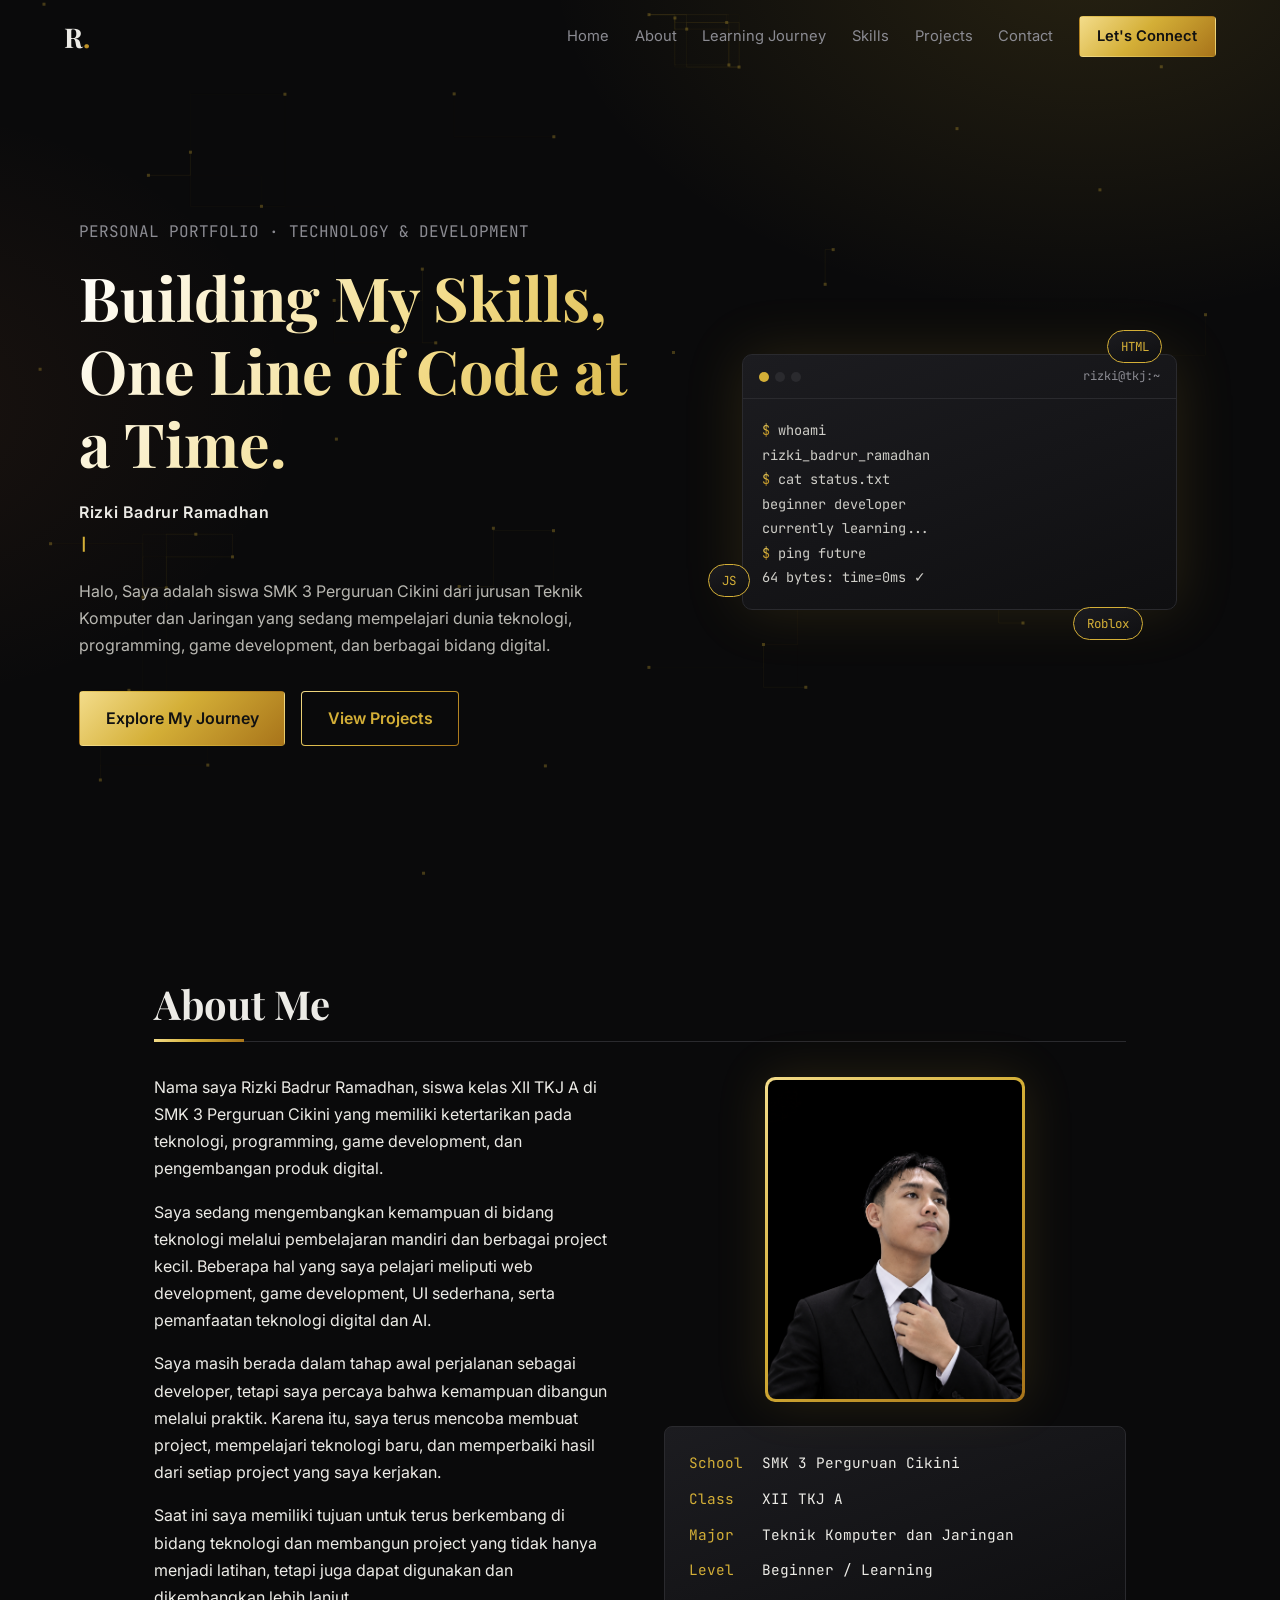
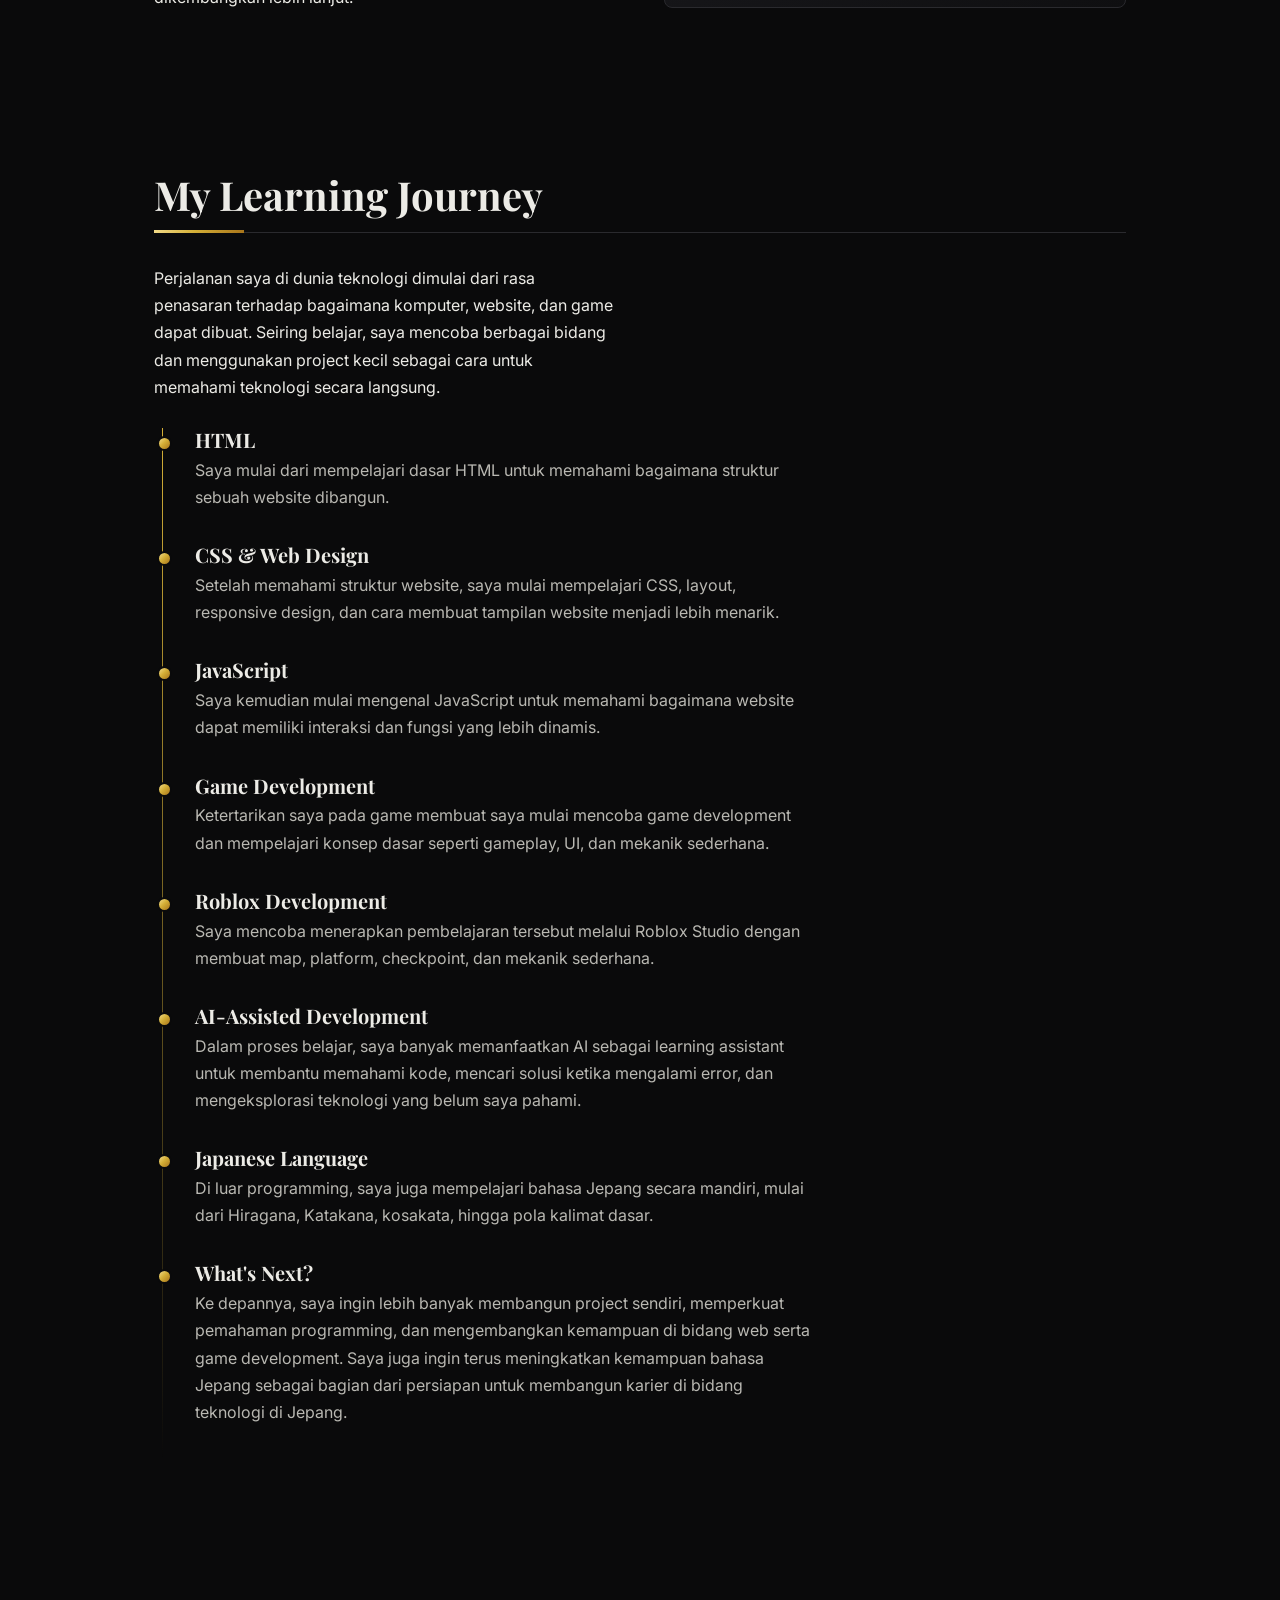
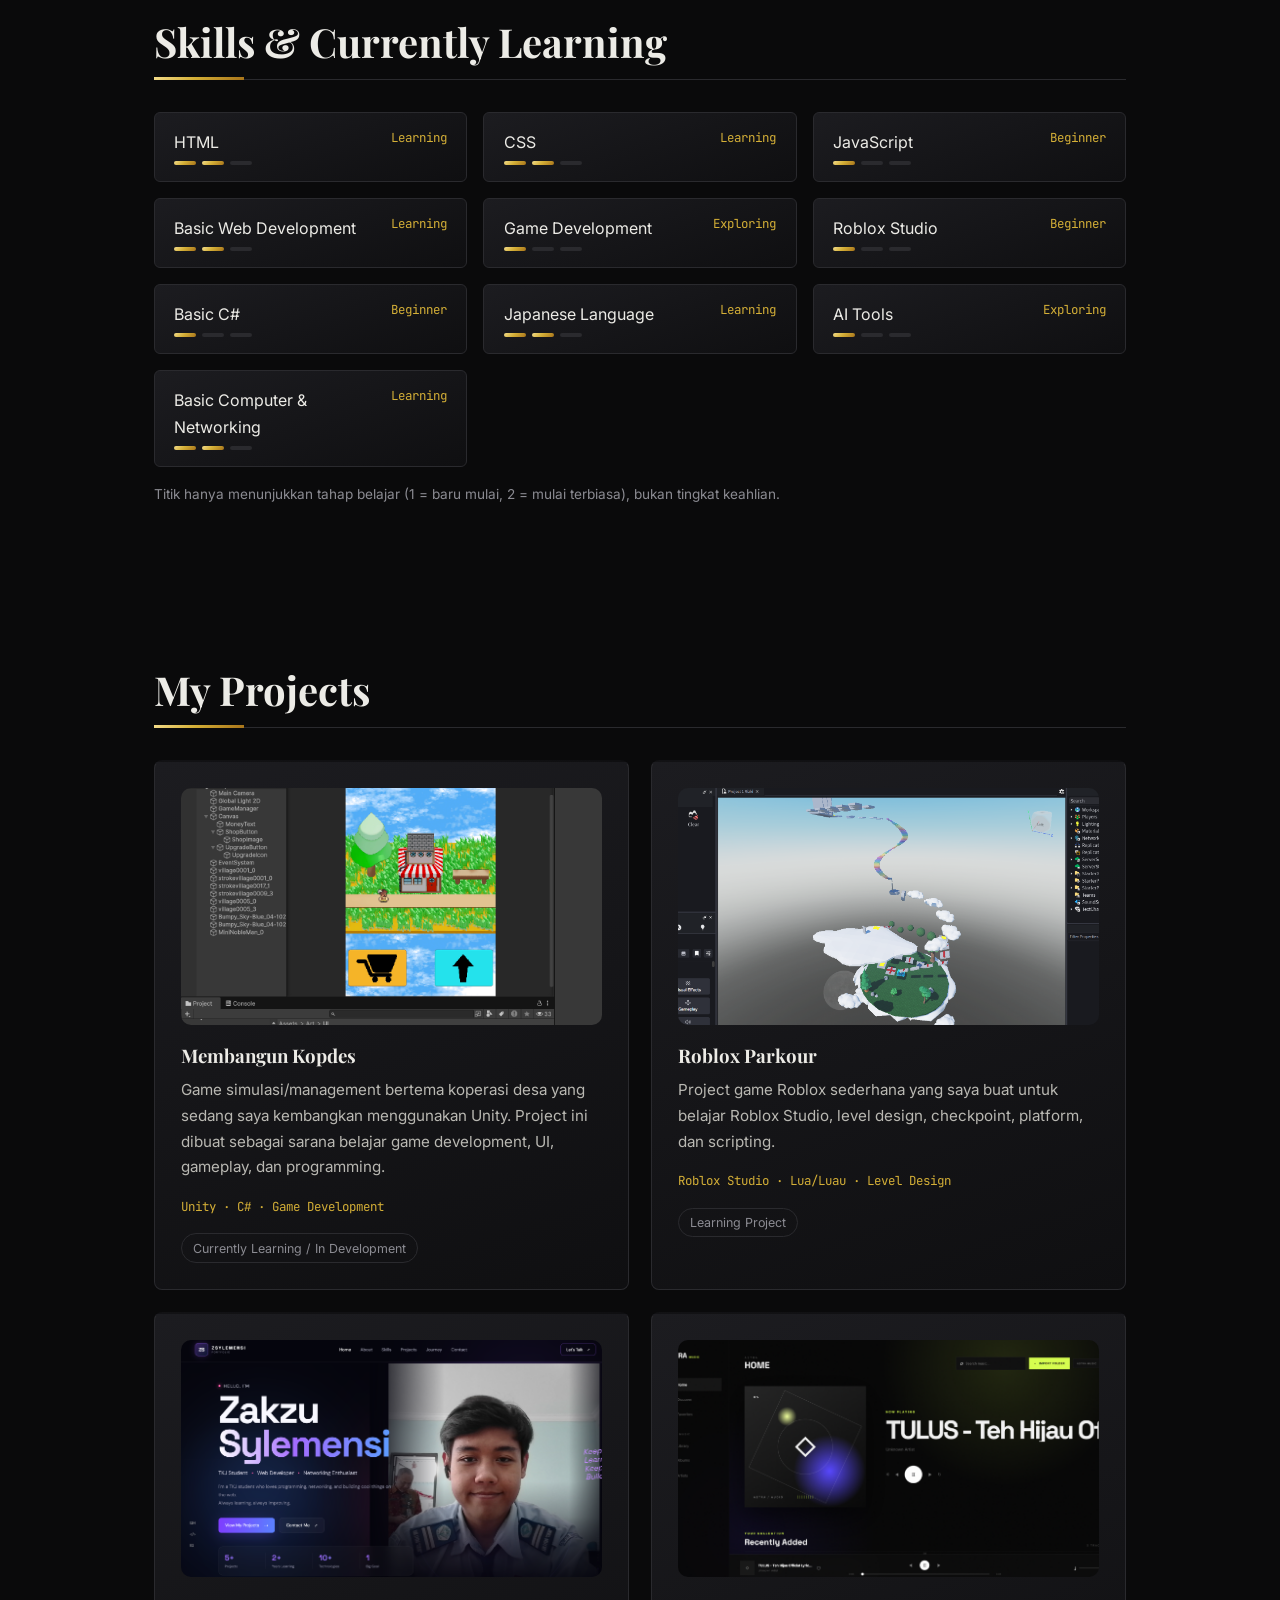
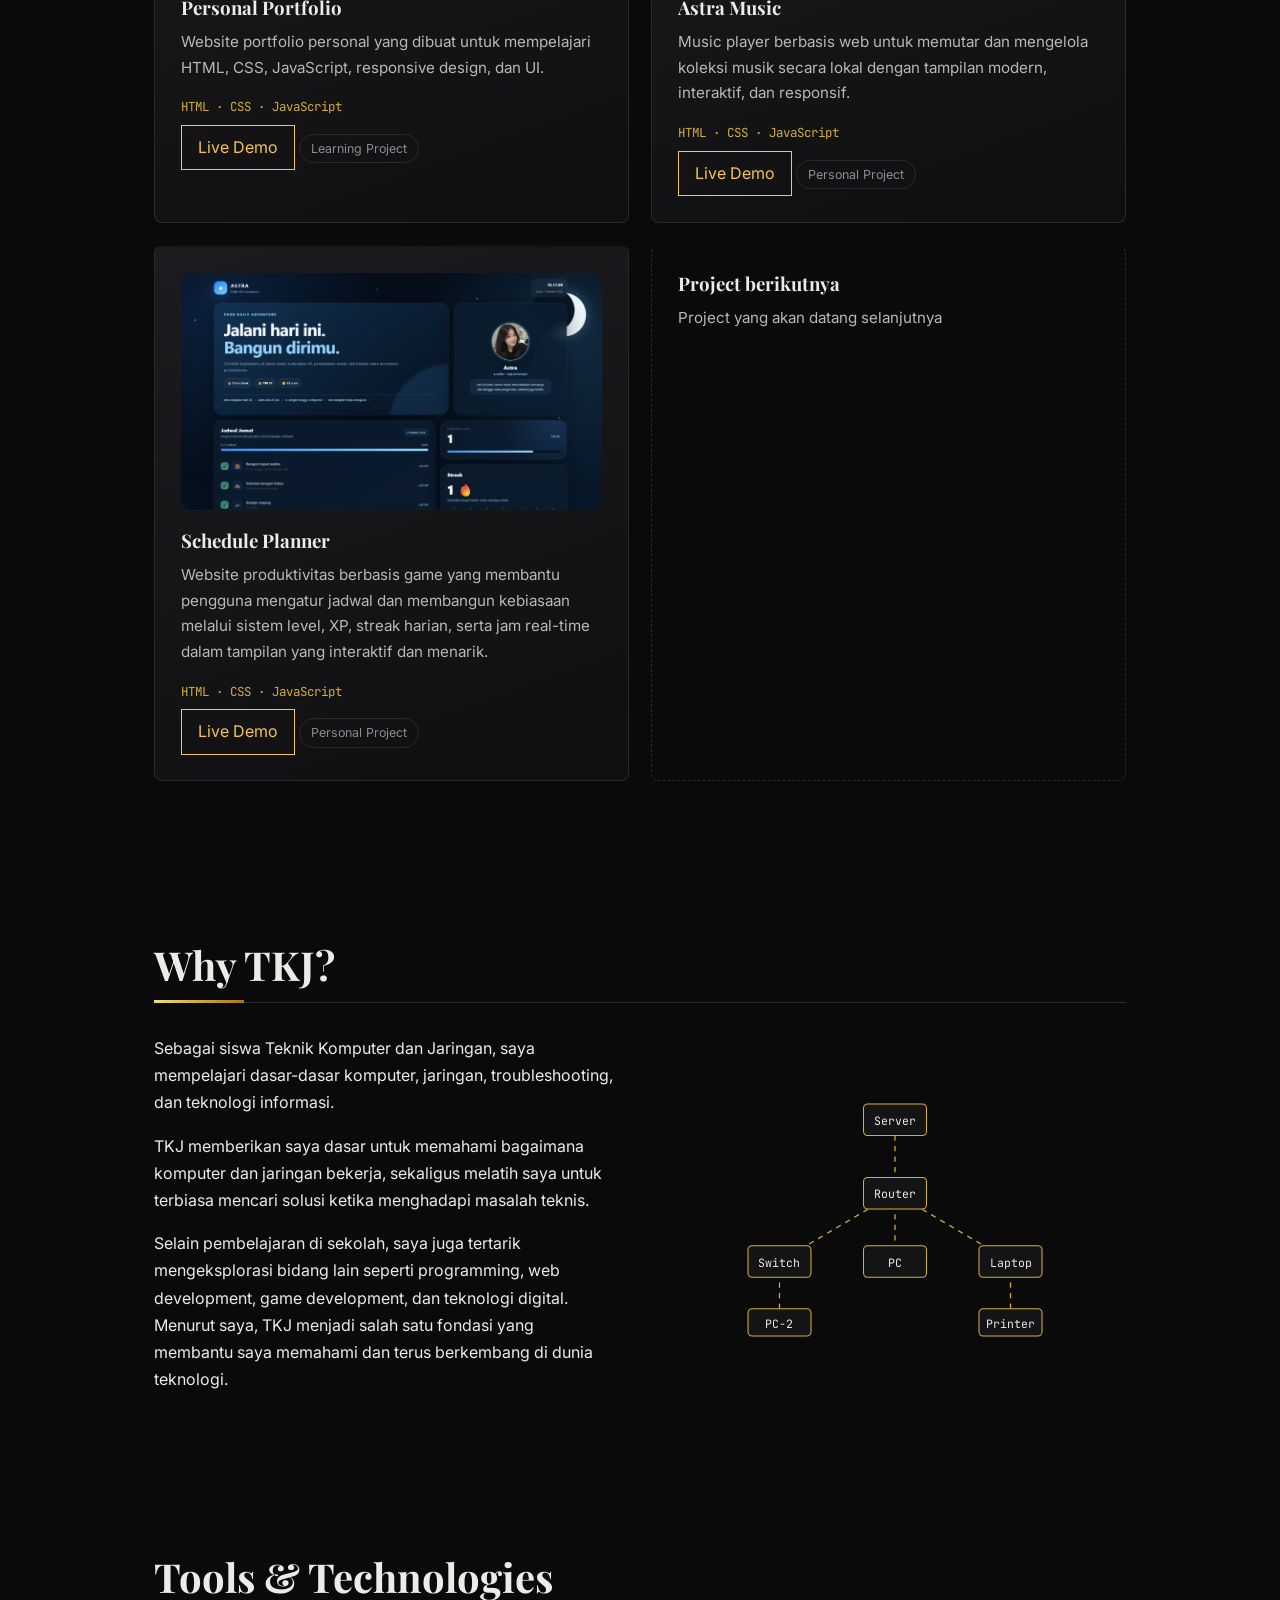
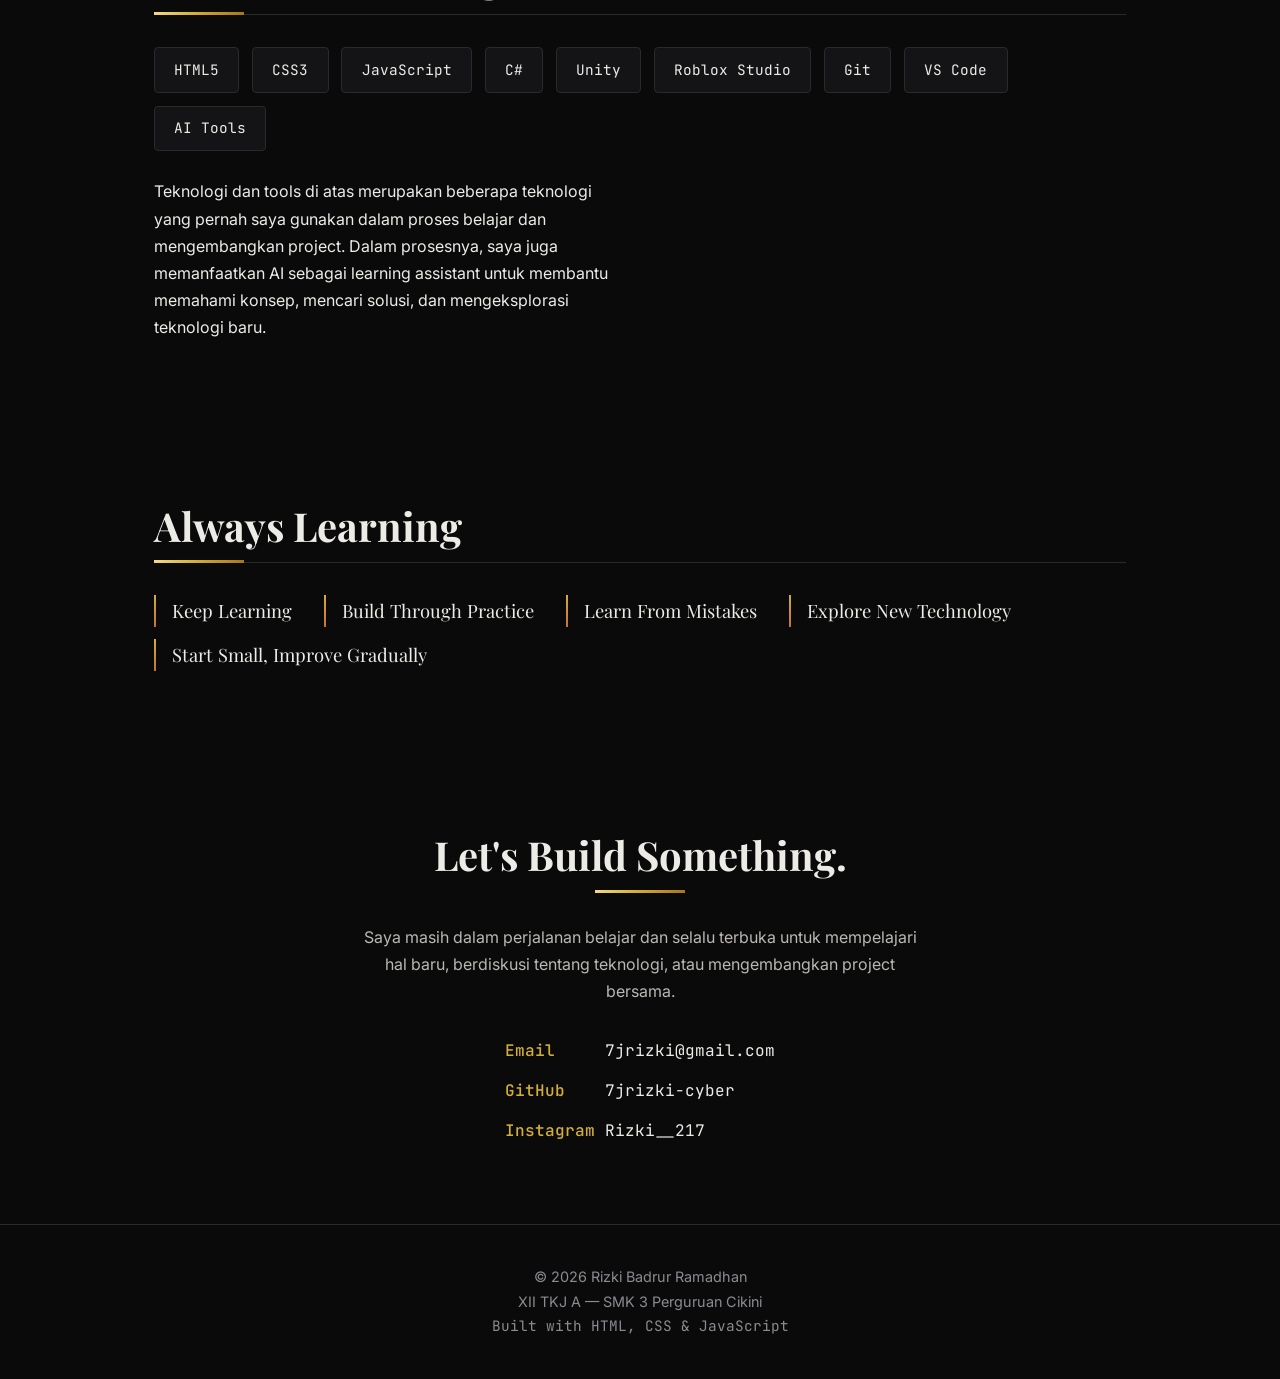
<file: index.html>
<!DOCTYPE html>
<html lang="id">
<head>
<meta charset="UTF-8">
<meta name="viewport" content="width=device-width, initial-scale=1">
<title>Rizki Badrur Ramadhan | Portofolio XII TKJ A</title>
<meta name="description" content="Portofolio personal Rizki Badrur Ramadhan, siswa XII TKJ A SMK 3 Perguruan Cikini yang sedang belajar programming dan game development.">
<link rel="preconnect" href="https://fonts.googleapis.com">
<link href="https://fonts.googleapis.com/css2?family=Playfair+Display:wght@500;700&family=Inter:wght@400;500;600&family=JetBrains+Mono:wght@400;500&display=swap" rel="stylesheet">
<link rel="stylesheet" href="style.css">
</head>
<body>
<canvas id="bg" aria-hidden="true"></canvas>

<header class="nav" id="nav">
  <a href="#home" class="logo">R<span>.</span></a>
  <button class="burger" id="burger" aria-label="Buka menu" aria-expanded="false"><i></i><i></i><i></i></button>
  <nav id="menu" aria-label="Navigasi utama">
    <a href="#home">Home</a><a href="#about">About</a><a href="#journey">Learning Journey</a>
    <a href="#skills">Skills</a><a href="#projects">Projects</a><a href="#contact">Contact</a>
    <a href="#contact" class="btn gold sm">Let's Connect</a>
  </nav>
</header>

<main>
<section id="home" class="hero">
  <div class="hero-text">
    <p class="mono muted">PERSONAL PORTFOLIO · TECHNOLOGY & DEVELOPMENT</p>
    <h1>Building My Skills,<br>One Line of Code at a Time.</h1>
    <p class="name">Rizki Badrur Ramadhan</p>
    <p class="mono gold-t"><span id="typing"></span><b class="cursor">|</b></p>
    <p class="lead">Halo, Saya adalah siswa SMK 3 Perguruan Cikini dari jurusan Teknik Komputer dan Jaringan yang sedang mempelajari dunia teknologi, programming, game development, dan berbagai bidang digital.</p>
    <div class="actions">
      <a href="#journey" class="btn gold">Explore My Journey</a>
      <a href="#projects" class="btn ghost">View Projects</a>
    </div>
  </div>
  <div class="hero-visual" aria-hidden="true">
    <div class="term">
      <div class="term-bar"><i></i><i></i><i></i><span class="mono">rizki@tkj:~</span></div>
      <pre class="mono"><span class="g">$</span> whoami
rizki_badrur_ramadhan
<span class="g">$</span> cat status.txt
beginner developer
currently learning...
<span class="g">$</span> ping future
64 bytes: time=0ms &#x2713;</pre>
    </div>
    <span class="chip c1 mono">HTML</span><span class="chip c2 mono">JS</span><span class="chip c3 mono">Roblox</span>
  </div>
</section>

<section id="about" class="sec">
  <h2>About Me</h2>
  <div class="two">
    <div>
      <p>Nama saya Rizki Badrur Ramadhan, siswa kelas XII TKJ A di SMK 3 Perguruan Cikini yang memiliki ketertarikan pada teknologi, programming, game development, dan pengembangan produk digital.</p>
      <p>Saya sedang mengembangkan kemampuan di bidang teknologi melalui pembelajaran mandiri dan berbagai project kecil. Beberapa hal yang saya pelajari meliputi web development, game development, UI sederhana, serta pemanfaatan teknologi digital dan AI.</p>
      <p>Saya masih berada dalam tahap awal perjalanan sebagai developer, tetapi saya percaya bahwa kemampuan dibangun melalui praktik. Karena itu, saya terus mencoba membuat project, mempelajari teknologi baru, dan memperbaiki hasil dari setiap project yang saya kerjakan.</p>
      <p>Saat ini saya memiliki tujuan untuk terus berkembang di bidang teknologi dan membangun project yang tidak hanya menjadi latihan, tetapi juga dapat digunakan dan dikembangkan lebih lanjut.</p>
    </div>
    <div class="about-side">
      <figure class="photo" id="photo">
        <img src="Poto formal rizki.png" alt="Foto Rizki Badrur Ramadhan" width="400" height="500">
        <figcaption class="mono">RBR</figcaption>
      </figure>
      <dl class="panel info mono">
      <dt>School</dt><dd>SMK 3 Perguruan Cikini</dd>
      <dt>Class</dt><dd>XII TKJ A</dd>
      <dt>Major</dt><dd>Teknik Komputer dan Jaringan</dd>
      <dt>Level</dt><dd>Beginner / Learning</dd>
      </dl>
    </div>
  </div>
</section>

<section id="journey" class="sec">
  <h2>My Learning Journey</h2>
  <div class="two">
    <p>Perjalanan saya di dunia teknologi dimulai dari rasa penasaran terhadap bagaimana komputer, website, dan game dapat dibuat. Seiring belajar, saya mencoba berbagai bidang dan menggunakan project kecil sebagai cara untuk memahami teknologi secara langsung.</p>
  </div>
  <br>
  <ol class="timeline">
    <li class="reveal"><h3>HTML</h3><p>Saya mulai dari mempelajari dasar HTML untuk memahami bagaimana struktur sebuah website dibangun.</p></li>
    <li class="reveal"><h3>CSS & Web Design</h3><p>Setelah memahami struktur website, saya mulai mempelajari CSS, layout, responsive design, dan cara membuat tampilan website menjadi lebih menarik.</p></li>
    <li class="reveal"><h3>JavaScript</h3><p>Saya kemudian mulai mengenal JavaScript untuk memahami bagaimana website dapat memiliki interaksi dan fungsi yang lebih dinamis.</p></li>
    <li class="reveal"><h3>Game Development</h3><p>Ketertarikan saya pada game membuat saya mulai mencoba game development dan mempelajari konsep dasar seperti gameplay, UI, dan mekanik sederhana.</p></li>
    <li class="reveal"><h3>Roblox Development</h3><p>Saya mencoba menerapkan pembelajaran tersebut melalui Roblox Studio dengan membuat map, platform, checkpoint, dan mekanik sederhana.</p></li>
    <li class="reveal"><h3>AI-Assisted Development</h3><p>Dalam proses belajar, saya banyak memanfaatkan AI sebagai learning assistant untuk membantu memahami kode, mencari solusi ketika mengalami error, dan mengeksplorasi teknologi yang belum saya pahami.</p></li>
    <li class="reveal"><h3>Japanese Language</h3><p>Di luar programming, saya juga mempelajari bahasa Jepang secara mandiri, mulai dari Hiragana, Katakana, kosakata, hingga pola kalimat dasar.</p></li>
    <li class="reveal"><h3>What's Next?</h3><p>Ke depannya, saya ingin lebih banyak membangun project sendiri, memperkuat pemahaman programming, dan mengembangkan kemampuan di bidang web serta game development. Saya juga ingin terus meningkatkan kemampuan bahasa Jepang sebagai bagian dari persiapan untuk membangun karier di bidang teknologi di Jepang.</p></li>
  </ol>
</section>

<section id="skills" class="sec">
  <h2>Skills &amp; Currently Learning</h2>
  <div class="skills">
    <div class="skill"><span>HTML</span><em>Learning</em><div class="dots" data-l="2"></div></div>
    <div class="skill"><span>CSS</span><em>Learning</em><div class="dots" data-l="2"></div></div>
    <div class="skill"><span>JavaScript</span><em>Beginner</em><div class="dots" data-l="1"></div></div>
    <div class="skill"><span>Basic Web Development</span><em>Learning</em><div class="dots" data-l="2"></div></div>
    <div class="skill"><span>Game Development</span><em>Exploring</em><div class="dots" data-l="1"></div></div>
    <div class="skill"><span>Roblox Studio</span><em>Beginner</em><div class="dots" data-l="1"></div></div>
    <div class="skill"><span>Basic C#</span><em>Beginner</em><div class="dots" data-l="1"></div></div>
    <div class="skill"><span>Japanese Language</span><em>Learning</em><div class="dots" data-l="2"></div></div>
    <div class="skill"><span>AI Tools</span><em>Exploring</em><div class="dots" data-l="1"></div></div>
    <div class="skill"><span>Basic Computer &amp; Networking</span><em>Learning</em><div class="dots" data-l="2"></div></div>
  </div>
  <p class="muted small">Titik hanya menunjukkan tahap belajar (1 = baru mulai, 2 = mulai terbiasa), bukan tingkat keahlian.</p>
</section>

<section id="projects" class="sec">
  <h2>My Projects</h2>

  <div class="grid">

    <article class="card" tabindex="0">
      <img src="unity kopdes project.png" alt="Membangun Kopdes" class="project-image">

      <h3>Membangun Kopdes</h3>
      <p>Game simulasi/management bertema koperasi desa yang sedang saya kembangkan menggunakan Unity. Project ini dibuat sebagai sarana belajar game development, UI, gameplay, dan programming.</p>
      <p class="tags mono">Unity &middot; C# &middot; Game Development</p>
      <span class="status">Currently Learning / In Development</span>
    </article>

    <article class="card" tabindex="0">
      <img src="Roblox Project.png" alt="Roblox Parkour" class="project-image">

      <h3>Roblox Parkour</h3>
      <p>Project game Roblox sederhana yang saya buat untuk belajar Roblox Studio, level design, checkpoint, platform, dan scripting.</p>
      <p class="tags mono">Roblox Studio &middot; Lua/Luau &middot; Level Design</p>
      <span class="status">Learning Project</span>
    </article>

    <article class="card" tabindex="0">
      <img src="porto.png" alt="Personal Portfolio" class="project-image">

      <h3>Personal Portfolio</h3>
      <p>Website portfolio personal yang dibuat untuk mempelajari HTML, CSS, JavaScript, responsive design, dan UI.</p>
      <p class="tags mono">HTML &middot; CSS &middot; JavaScript</p>
      <a href="projects/portfolio/" class="project-demo">Live Demo</a>
      <span class="status">Learning Project</span>
    </article>

    <article class="card" tabindex="0">
      <img src="Astra music tulus.png" class="project-image">

      <h3>Astra Music</h3>
      <p>Music player berbasis web untuk memutar dan mengelola koleksi musik secara lokal dengan tampilan modern, interaktif, dan responsif.</p>
      <p class="tags mono">HTML &middot; CSS &middot; JavaScript</p>
      <a href="projects/Astra Music/" class="project-demo">Live Demo</a>
      <span class="status">Personal Project</span>
    </article>

    <article class="card" tabindex="0">
      <img src="Jadwal.png" alt="Web Schedule Planner" class="project-image">
  
      <h3>Schedule Planner</h3>
      <p>Website produktivitas berbasis game yang membantu pengguna mengatur jadwal dan membangun kebiasaan melalui sistem level, XP, streak harian, serta jam real-time dalam tampilan yang interaktif dan menarik.</p>
      <p class="tags mono">HTML &middot; CSS &middot; JavaScript</p>
      <a href="projects/Jadwal/" class="project-demo">Live Demo</a>
      <span class="status">Personal Project</span>
    </article>

    <article class="card empty">
      <h3>Project berikutnya</h3>
      <p>Project yang akan datang selanjutnya </p>
    </article>

  </div>
</section>

<section id="tkj" class="sec">
  <h2>Why TKJ?</h2>
  <div class="two">
    <div>
      <p>Sebagai siswa Teknik Komputer dan Jaringan, saya mempelajari dasar-dasar komputer, jaringan, troubleshooting, dan teknologi informasi.</p>
      <p>TKJ memberikan saya dasar untuk memahami bagaimana komputer dan jaringan bekerja, sekaligus melatih saya untuk terbiasa mencari solusi ketika menghadapi masalah teknis.</p>
      <p>Selain pembelajaran di sekolah, saya juga tertarik mengeksplorasi bidang lain seperti programming, web development, game development, dan teknologi digital. Menurut saya, TKJ menjadi salah satu fondasi yang membantu saya memahami dan terus berkembang di dunia teknologi.</p>
    </div>
    <svg class="topo" viewBox="0 0 400 250" role="img" aria-label="Diagram topologi jaringan sederhana: server, router, switch, dan komputer">
      <g class="lines"><path d="M200 50V105M200 105L90 170M200 105L200 170M200 105L310 170M90 170V215M310 170V215"/></g>
      <g class="nodes">
        <rect x="170" y="20" width="60" height="30" rx="4"/><text x="200" y="40">Server</text>
        <rect x="170" y="90" width="60" height="30" rx="4"/><text x="200" y="110">Router</text>
        <rect x="60" y="155" width="60" height="30" rx="4"/><text x="90" y="175">Switch</text>
        <rect x="170" y="155" width="60" height="30" rx="4"/><text x="200" y="175">PC</text>
        <rect x="280" y="155" width="60" height="30" rx="4"/><text x="310" y="175">Laptop</text>
        <rect x="60" y="215" width="60" height="26" rx="4"/><text x="90" y="233">PC-2</text>
        <rect x="280" y="215" width="60" height="26" rx="4"/><text x="310" y="233">Printer</text>
      </g>
    </svg>
  </div>
</section>

<section class="sec">
  <h2>Tools & Technologies</h2>
  <ul class="stack mono">
    <li>HTML5</li>
    <li>CSS3</li>
    <li>JavaScript</li>
    <li>C#</li>
    <li>Unity</li>
    <li>Roblox Studio</li>
    <li>Git</li>
    <li>VS Code</li>
    <li>AI Tools</li>
  </ul>
  <br>
  <div class="two">
<p>Teknologi dan tools di atas merupakan beberapa teknologi yang pernah saya gunakan dalam proses belajar dan mengembangkan project. Dalam prosesnya, saya juga memanfaatkan AI sebagai learning assistant untuk membantu memahami konsep, mencari solusi, dan mengeksplorasi teknologi baru.
</p>
</div>
</section>


<section class="sec">
  <h2>Always Learning</h2>
  <ul class="values">
    <li>Keep Learning</li><li>Build Through Practice</li><li>Learn From Mistakes</li>
    <li>Explore New Technology</li><li>Start Small, Improve Gradually</li>
  </ul>
</section>

<section id="contact" class="sec contact">
  <h2>Let's Build Something.</h2>
  <p class="lead">Saya masih dalam perjalanan belajar dan selalu terbuka untuk mempelajari hal baru, berdiskusi tentang teknologi, atau mengembangkan project bersama.</p>
  <ul class="links mono">
    <li><b>Email</b> 7jrizki@gmail.com</li>
    <li><b>GitHub</b> 7jrizki-cyber</li>
    <li><b>Instagram</b> Rizki__217</li>
  </ul>
</section>
</main>

<footer>
  <p>&copy; <span id="year">2026</span> Rizki Badrur Ramadhan</p>
  <p>XII TKJ A &mdash; SMK 3 Perguruan Cikini</p>
  <p class="mono muted">Built with HTML, CSS &amp; JavaScript</p>
</footer>

<button id="top" class="top" aria-label="Kembali ke atas">&uarr;</button>
<script src="script.js"></script>
</body>
</html>
</file>
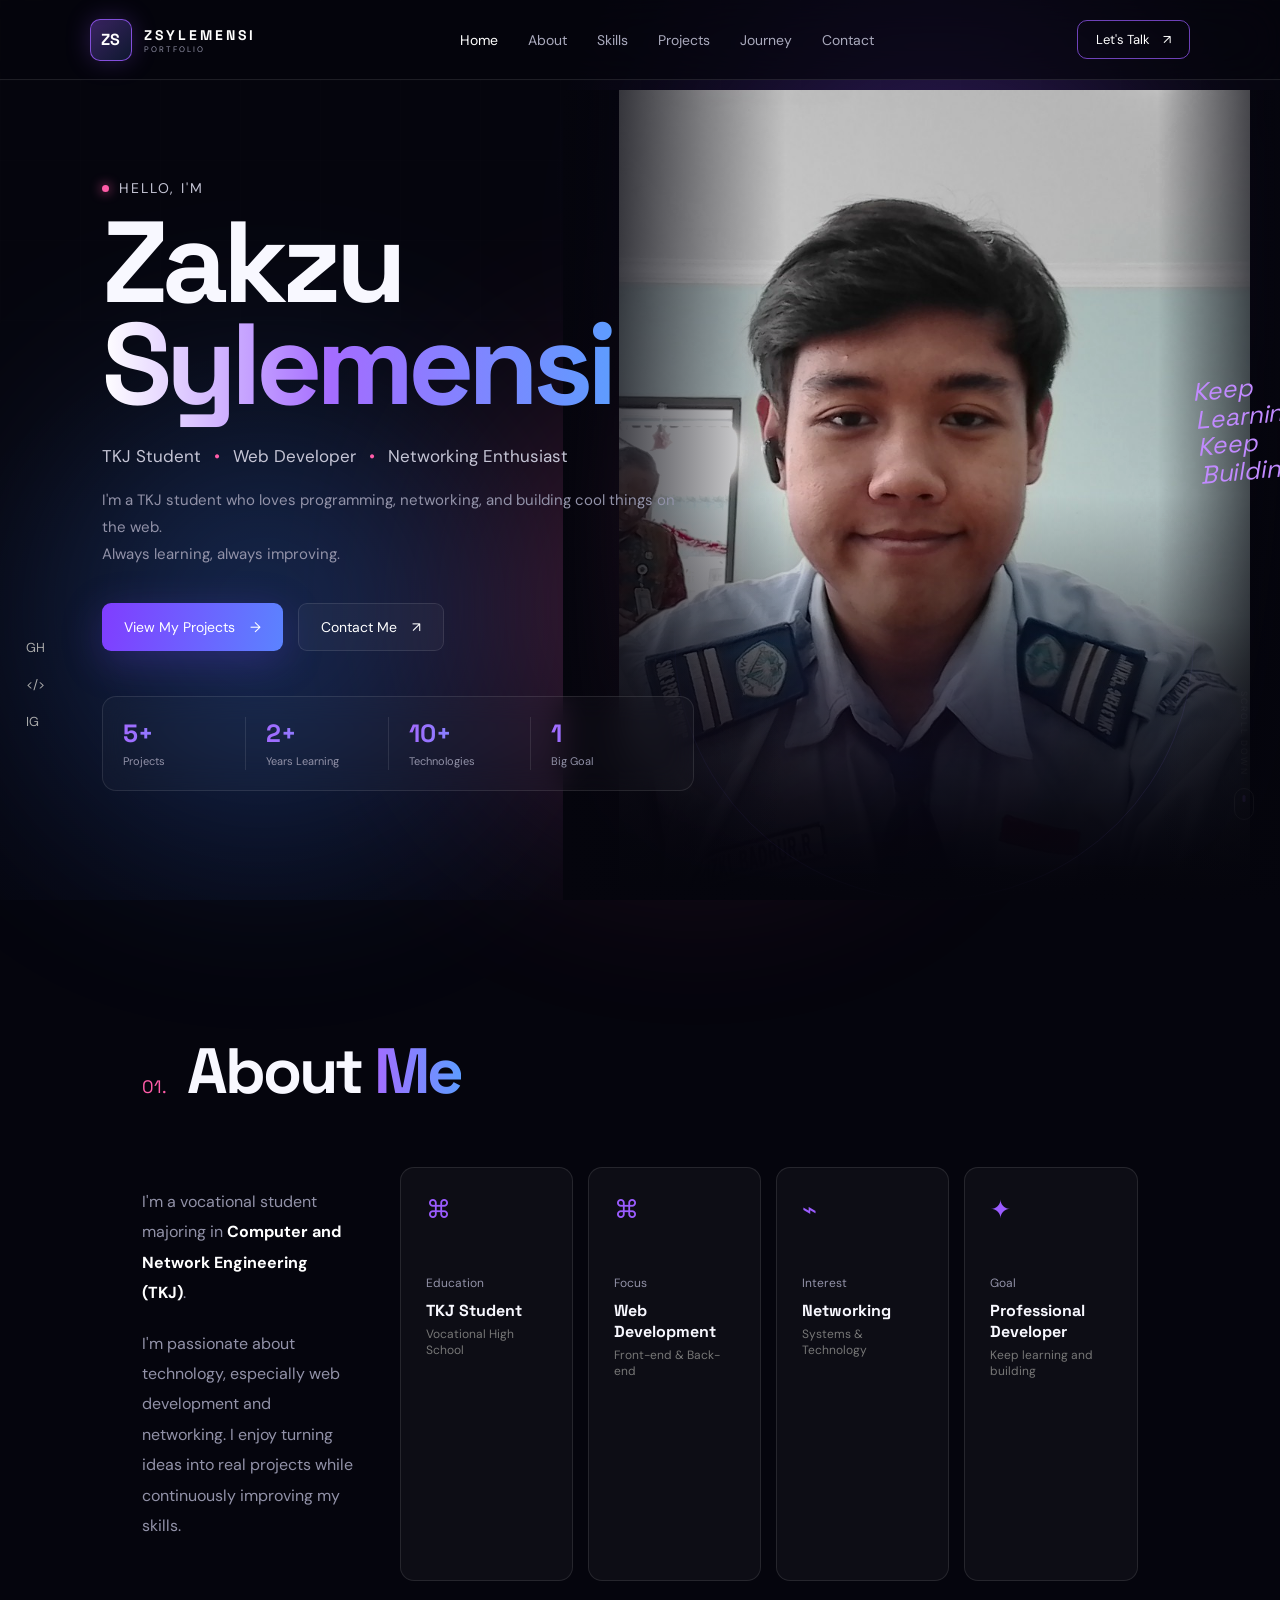
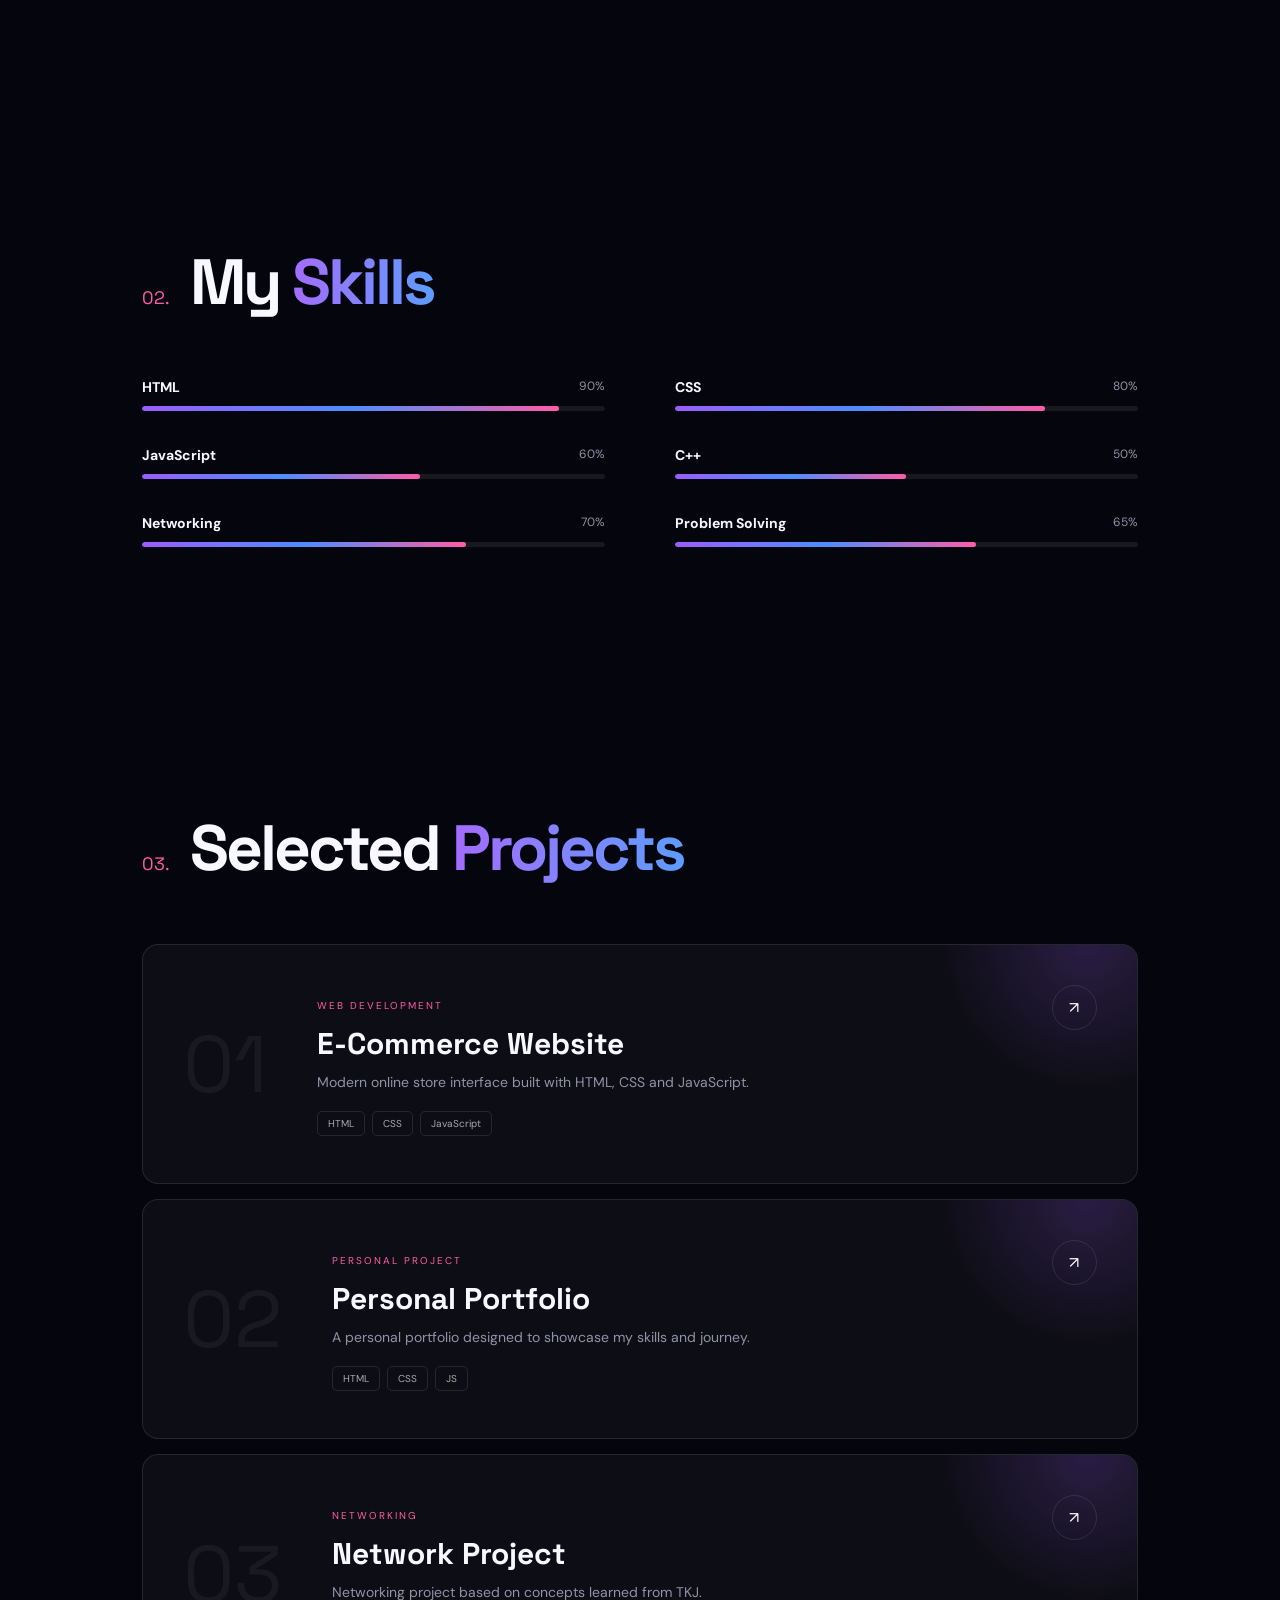
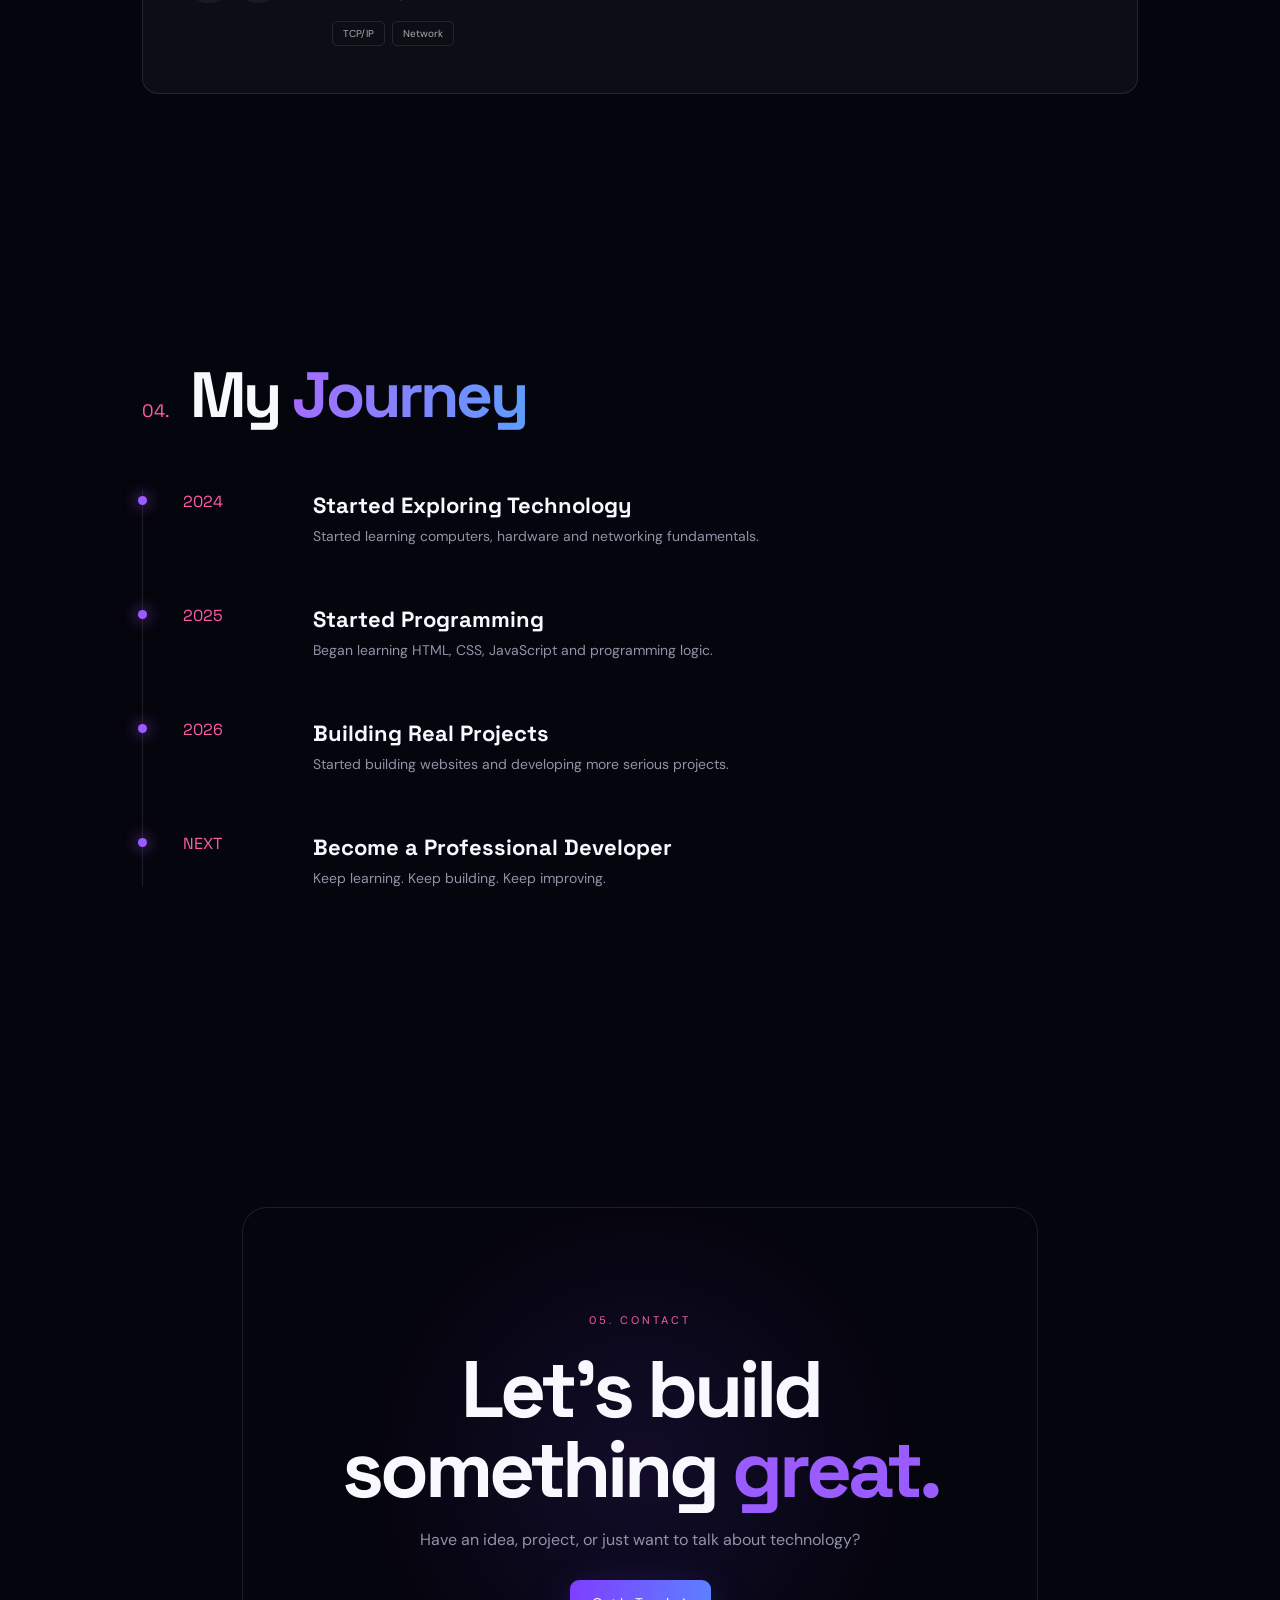
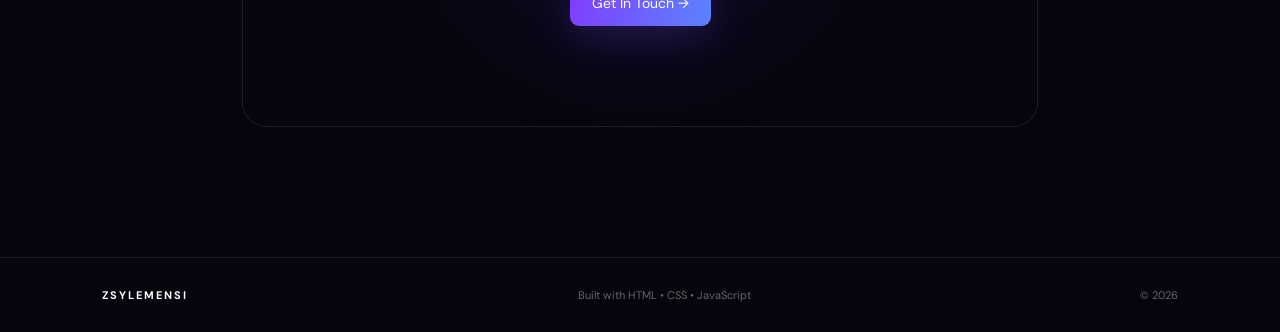
<file: projects/portfolio/index.html>
<!doctype html>
<html lang="en">
  <head>
    <meta charset="UTF-8" />
    <meta name="viewport" content="width=device-width, initial-scale=1.0" />

    <title>Zakzu Sylemensi | Portfolio</title>

    <!-- GOOGLE FONT -->
    <link rel="preconnect" href="https://fonts.googleapis.com" />
    <link rel="preconnect" href="https://fonts.gstatic.com" crossorigin />

    <link
      href="https://fonts.googleapis.com/css2?family=DM+Sans:wght@400;500;600;700&family=Space+Grotesk:wght@400;500;600;700&display=swap"
      rel="stylesheet"
    />

    <link rel="stylesheet" href="style.css" />
  </head>

  <body>
    <!-- BACKGROUND EFFECT -->
    <div class="background">
      <div class="orb orb-purple"></div>
      <div class="orb orb-blue"></div>
      <div class="orb orb-pink"></div>
      <div class="grid"></div>
    </div>

    <!-- NAVBAR -->
    <header class="navbar">
      <a href="#home" class="brand">
        <div class="brand-logo">ZS</div>

        <div class="brand-name">
          <strong>ZSYLEMENSI</strong>
          <span>PORTFOLIO</span>
        </div>
      </a>

      <nav>
        <a href="#home" class="active">Home</a>
        <a href="#about">About</a>
        <a href="#skills">Skills</a>
        <a href="#projects">Projects</a>
        <a href="#journey">Journey</a>
        <a href="#contact">Contact</a>
      </nav>

      <a href="#contact" class="talk-button">
        Let's Talk
        <span>↗</span>
      </a>
    </header>

    <main>
      <!-- ================= HERO ================= -->

      <section id="home" class="hero">
        <div class="hero-left">
          <div class="hello">
            <span></span>
            HELLO, I'M
          </div>

          <h1>
            Zakzu
            <br />
            <span>Sylemensi</span>
          </h1>

          <div class="roles">
            TKJ Student
            <i>•</i>
            Web Developer
            <i>•</i>
            Networking Enthusiast
          </div>

          <p class="hero-description">
            I'm a TKJ student who loves programming, networking, and building
            cool things on the web.
            <br />
            Always learning, always improving.
          </p>

          <div class="hero-buttons">
            <a href="#projects" class="button primary">
              View My Projects
              <span>→</span>
            </a>

            <a href="#contact" class="button secondary">
              Contact Me
              <span>↗</span>
            </a>
          </div>

          <!-- STATS -->

          <div class="stats">
            <div class="stat">
              <strong>5+</strong>
              <span>Projects</span>
            </div>

            <div class="stat">
              <strong>2+</strong>
              <span>Years Learning</span>
            </div>

            <div class="stat">
              <strong>10+</strong>
              <span>Technologies</span>
            </div>

            <div class="stat">
              <strong>1</strong>
              <span>Big Goal</span>
            </div>
          </div>
        </div>

        <!-- HERO IMAGE -->

        <div class="hero-image">
          <div class="image-glow"></div>

          <div class="circle"></div>

          <img src="WIN_20260806_10_50_00_Pro.jpg" alt="Zakzu Sylemensi" />

          <div class="image-fade"></div>

          <div class="quote">
            <span>Keep</span>
            <span>Learning.</span>
            <span>Keep</span>
            <span>Building.</span>
          </div>
        </div>

        <!-- SOCIALS -->

        <div class="socials">
          <a href="#" aria-label="GitHub"> GH </a>

          <a href="#" aria-label="Code"> &lt;/&gt; </a>

          <a href="#" aria-label="Instagram"> IG </a>
        </div>

        <div class="scroll">
          <span>SCROLL DOWN</span>
          <div class="mouse"></div>
        </div>
      </section>

      <!-- ================= ABOUT ================= -->

      <section id="about" class="section">
        <div class="section-heading">
          <span>01.</span>

          <h2>About <em>Me</em></h2>
        </div>

        <div class="about-grid">
          <div class="about-description">
            <p>
              I'm a vocational student majoring in
              <strong>Computer and Network Engineering (TKJ)</strong>.
            </p>

            <p>
              I'm passionate about technology, especially web development and
              networking. I enjoy turning ideas into real projects while
              continuously improving my skills.
            </p>
          </div>

          <div class="about-card">
            <div class="card-icon">⌘</div>

            <span>Education</span>

            <h3>TKJ Student</h3>

            <p>Vocational High School</p>
          </div>

          <div class="about-card">
            <div class="card-icon">⌘</div>

            <span>Focus</span>

            <h3>Web Development</h3>

            <p>Front-end & Back-end</p>
          </div>

          <div class="about-card">
            <div class="card-icon">⌁</div>

            <span>Interest</span>

            <h3>Networking</h3>

            <p>Systems & Technology</p>
          </div>

          <div class="about-card">
            <div class="card-icon">✦</div>

            <span>Goal</span>

            <h3>Professional Developer</h3>

            <p>Keep learning and building</p>
          </div>
        </div>
      </section>

      <!-- ================= SKILLS ================= -->

      <section id="skills" class="section">
        <div class="section-heading">
          <span>02.</span>

          <h2>My <em>Skills</em></h2>
        </div>

        <div class="skills">
          <div class="skill">
            <div>
              <strong>HTML</strong>
              <span>90%</span>
            </div>

            <div class="bar">
              <div style="width: 90%"></div>
            </div>
          </div>

          <div class="skill">
            <div>
              <strong>CSS</strong>
              <span>80%</span>
            </div>

            <div class="bar">
              <div style="width: 80%"></div>
            </div>
          </div>

          <div class="skill">
            <div>
              <strong>JavaScript</strong>
              <span>60%</span>
            </div>

            <div class="bar">
              <div style="width: 60%"></div>
            </div>
          </div>

          <div class="skill">
            <div>
              <strong>C++</strong>
              <span>50%</span>
            </div>

            <div class="bar">
              <div style="width: 50%"></div>
            </div>
          </div>

          <div class="skill">
            <div>
              <strong>Networking</strong>
              <span>70%</span>
            </div>

            <div class="bar">
              <div style="width: 70%"></div>
            </div>
          </div>

          <div class="skill">
            <div>
              <strong>Problem Solving</strong>
              <span>65%</span>
            </div>

            <div class="bar">
              <div style="width: 65%"></div>
            </div>
          </div>
        </div>
      </section>

      <!-- ================= PROJECTS ================= -->

      <section id="projects" class="section">
        <div class="section-heading">
          <span>03.</span>

          <h2>Selected <em>Projects</em></h2>
        </div>

        <div class="projects">
          <article class="project">
            <div class="project-number">01</div>

            <div class="project-content">
              <span>WEB DEVELOPMENT</span>

              <h3>E-Commerce Website</h3>

              <p>
                Modern online store interface built with HTML, CSS and
                JavaScript.
              </p>

              <div class="tags">
                <small>HTML</small>
                <small>CSS</small>
                <small>JavaScript</small>
              </div>
            </div>

            <a href="#" class="project-arrow"> ↗ </a>
          </article>

          <article class="project">
            <div class="project-number">02</div>

            <div class="project-content">
              <span>PERSONAL PROJECT</span>

              <h3>Personal Portfolio</h3>

              <p>
                A personal portfolio designed to showcase my skills and journey.
              </p>

              <div class="tags">
                <small>HTML</small>
                <small>CSS</small>
                <small>JS</small>
              </div>
            </div>

            <a href="#" class="project-arrow"> ↗ </a>
          </article>

          <article class="project">
            <div class="project-number">03</div>

            <div class="project-content">
              <span>NETWORKING</span>

              <h3>Network Project</h3>

              <p>Networking project based on concepts learned from TKJ.</p>

              <div class="tags">
                <small>TCP/IP</small>
                <small>Network</small>
              </div>
            </div>

            <a href="#" class="project-arrow"> ↗ </a>
          </article>
        </div>
      </section>

      <!-- ================= JOURNEY ================= -->

      <section id="journey" class="section">
        <div class="section-heading">
          <span>04.</span>

          <h2>My <em>Journey</em></h2>
        </div>

        <div class="timeline">
          <div class="timeline-item">
            <span>2024</span>

            <div>
              <h3>Started Exploring Technology</h3>

              <p>
                Started learning computers, hardware and networking
                fundamentals.
              </p>
            </div>
          </div>

          <div class="timeline-item">
            <span>2025</span>

            <div>
              <h3>Started Programming</h3>

              <p>Began learning HTML, CSS, JavaScript and programming logic.</p>
            </div>
          </div>

          <div class="timeline-item">
            <span>2026</span>

            <div>
              <h3>Building Real Projects</h3>

              <p>
                Started building websites and developing more serious projects.
              </p>
            </div>
          </div>

          <div class="timeline-item">
            <span>NEXT</span>

            <div>
              <h3>Become a Professional Developer</h3>

              <p>Keep learning. Keep building. Keep improving.</p>
            </div>
          </div>
        </div>
      </section>

      <!-- ================= CONTACT ================= -->

      <section id="contact" class="contact section">
        <div class="contact-box">
          <span>05. CONTACT</span>

          <h2>
            Let's build something
            <em>great.</em>
          </h2>

          <p>Have an idea, project, or just want to talk about technology?</p>

          <a href="mailto:your@email.com" class="button primary">
            Get In Touch →
          </a>
        </div>
      </section>
    </main>

    <!-- FOOTER -->

    <footer>
      <strong>ZSYLEMENSI</strong>

      <span> Built with HTML • CSS • JavaScript </span>

      <span> © 2026 </span>
    </footer>

    <script src="script.js"></script>
  </body>
</html>
</file>
<file: style.css>
/* ========== THEME (edit warna di sini) ========== */
:root{
  --bg:#0a0a0b; --panel:#141416; --line:#2a2a2e; --grey:#8b8b92;
  --text:#ecebe6; --gold:#d4af37; --gold-soft:rgba(212,175,55,.15);
  --head:'Playfair Display',Georgia,serif;
  --body:'Inter',system-ui,-apple-system,'Segoe UI',sans-serif;
  --mono:'JetBrains Mono',ui-monospace,Consolas,monospace;
}
*{box-sizing:border-box;margin:0;padding:0}
html{scroll-behavior:smooth;scroll-padding-top:70px}
body{background:var(--bg);color:var(--text);font:400 1rem/1.7 var(--body);overflow-x:hidden}
#bg{position:fixed;inset:0;width:100%;height:100%;z-index:-1;opacity:.55}
a{color:inherit;text-decoration:none}
ul,ol{list-style:none}
:focus-visible{outline:2px solid var(--gold);outline-offset:3px}
.mono{font-family:var(--mono)}
.muted{color:var(--grey)}
.small{font-size:.85rem;margin-top:1rem}
.gold-t{color:var(--gold)}
h1,h2,h3{font-family:var(--head);line-height:1.2}

/* ========== NAVBAR ========== */
.nav{position:fixed;top:0;left:0;right:0;z-index:50;display:flex;justify-content:space-between;align-items:center;padding:1rem 5vw;transition:.3s}
.nav.scrolled{background:rgba(10,10,11,.88);backdrop-filter:blur(10px);border-bottom:1px solid var(--line);padding:.6rem 5vw}
.logo{font:700 1.7rem var(--head)}.logo span{color:var(--gold)}
#menu{display:flex;align-items:center;gap:1.6rem;font-size:.92rem}
#menu a:not(.btn){color:var(--grey);transition:color .2s}
#menu a:not(.btn):hover{color:var(--gold)}
.burger{display:none;background:none;border:0;cursor:pointer;width:44px;height:44px;flex-direction:column;justify-content:center;align-items:center;gap:6px}
.burger i{width:24px;height:2px;background:var(--text);transition:.3s}
.burger[aria-expanded="true"] i:nth-child(1){transform:translateY(8px) rotate(45deg)}
.burger[aria-expanded="true"] i:nth-child(2){opacity:0}
.burger[aria-expanded="true"] i:nth-child(3){transform:translateY(-8px) rotate(-45deg)}

/* ========== BUTTONS ========== */
.btn{display:inline-block;padding:.8rem 1.6rem;border-radius:4px;font-weight:600;min-height:44px;transition:.25s;border:1px solid var(--gold)}
.btn.gold{background:var(--gold);color:#111}
.btn.gold:hover{box-shadow:0 0 22px var(--gold-soft),0 0 6px var(--gold);transform:translateY(-2px)}
.btn.ghost{color:var(--gold)}.btn.ghost:hover{background:var(--gold-soft)}
.btn.sm{padding:.45rem 1.1rem;min-height:0}

/* ========== HERO ========== */
.hero{min-height:100vh;display:grid;grid-template-columns:1.1fr .9fr;align-items:center;gap:3rem;padding:7rem 5vw 3rem;max-width:1250px;margin:auto}
.hero h1{font-size:clamp(2.1rem,5vw,3.8rem);margin:1rem 0 1.2rem}
.name{font-weight:600;letter-spacing:.04em;margin-bottom:.3rem}
.lead{color:#b9b8b2;max-width:56ch;margin:1.2rem 0 2rem}
.actions{display:flex;gap:1rem;flex-wrap:wrap}
.cursor{animation:blink 1s steps(2) infinite}
@keyframes blink{50%{opacity:0}}
.hero-visual{position:relative;padding:1.5rem}
.term{background:var(--panel);border:1px solid var(--line);border-radius:10px;box-shadow:0 0 60px var(--gold-soft);animation:float 7s ease-in-out infinite}
@keyframes float{50%{transform:translateY(-10px)}}
.term-bar{display:flex;align-items:center;gap:6px;padding:.7rem 1rem;border-bottom:1px solid var(--line)}
.term-bar i{width:10px;height:10px;border-radius:50%;background:var(--line)}
.term-bar i:first-child{background:var(--gold)}
.term-bar span{margin-left:auto;font-size:.75rem;color:var(--grey)}
.term pre{padding:1.2rem;font-size:.85rem;line-height:1.8;white-space:pre-wrap;color:#cfcec8}
.g{color:var(--gold)}
.chip{position:absolute;padding:.3rem .8rem;border:1px solid var(--gold);border-radius:99px;background:var(--bg);color:var(--gold);font-size:.78rem}
.c1{top:0;right:8%}.c2{bottom:12%;left:-2%}.c3{bottom:-2%;right:12%}

/* ========== SECTIONS ========== */
.sec{max-width:1100px;margin:auto;padding:5rem 5vw}
.sec h2{font-size:clamp(1.7rem,3.5vw,2.5rem);margin-bottom:2rem;padding-bottom:.8rem;border-bottom:1px solid var(--line);position:relative}
.sec h2::after{content:"";position:absolute;left:0;bottom:-1px;width:60px;height:2px;background:var(--gold)}
.sec p+p{margin-top:1rem}
.two{display:grid;grid-template-columns:1fr 1fr;gap:3rem;align-items:center}
.panel{background:var(--panel);border:1px solid var(--line);border-radius:8px;padding:1.5rem}
.info{display:grid;grid-template-columns:auto 1fr;gap:.7rem 1.2rem;font-size:.9rem}
.info dt{color:var(--gold)}

/* ========== TIMELINE ========== */
.timeline{border-left:1px solid var(--line);margin-left:.5rem}
.timeline li{position:relative;padding:0 0 2rem 2rem}
.timeline li::before{content:"";position:absolute;left:-6px;top:.5rem;width:11px;height:11px;border-radius:50%;background:var(--bg);border:2px solid var(--gold)}
.timeline h3{font-size:1.25rem;margin-bottom:.3rem}
.timeline p{color:#b9b8b2;max-width:62ch}

/* ========== SKILLS ========== */
.skills{display:grid;grid-template-columns:repeat(auto-fill,minmax(250px,1fr));gap:1rem}
.skill{display:grid;grid-template-columns:1fr auto;gap:.3rem .8rem;padding:1rem 1.2rem;background:var(--panel);border:1px solid var(--line);border-radius:6px}
.skill em{font:400 .78rem var(--mono);color:var(--gold)}
.dots{grid-column:1/-1;display:flex;gap:6px}
.dots i{width:22px;height:4px;border-radius:2px;background:var(--line)}
.dots i.on{background:var(--gold)}

/* ========== PROJECTS ========== */
.grid{display:grid;grid-template-columns:repeat(2,1fr);gap:1.4rem}
.card{background:var(--panel);border:1px solid var(--line);border-radius:8px;padding:1.6rem;transition:.3s;cursor:pointer}
.card:hover,.card:focus,.card.open{border-color:var(--gold);box-shadow:0 0 28px var(--gold-soft);transform:translateY(-4px)}
.card h3{margin-bottom:.6rem}
.card p{color:#b9b8b2;font-size:.95rem}
.card .tags{color:var(--gold);font-size:.78rem;margin-top:1rem}
.status{display:inline-block;margin-top:1rem;padding:.2rem .7rem;font-size:.78rem;border:1px solid var(--line);border-radius:99px;color:var(--grey)}
.card.empty{border-style:dashed;background:transparent;cursor:default}
.card.empty:hover{transform:none;box-shadow:none;border-color:var(--line)}

/* ========== TKJ / STACK / VALUES ========== */
.topo{width:100%;max-width:420px;margin:auto}
.topo .lines path{stroke:var(--gold);stroke-width:1.2;fill:none;stroke-dasharray:5 5;animation:dash 14s linear infinite}
@keyframes dash{to{stroke-dashoffset:-200}}
.topo rect{fill:var(--panel);stroke:var(--gold);stroke-width:1}
.topo text{fill:var(--text);font:11px var(--mono);text-anchor:middle}
.stack{display:flex;flex-wrap:wrap;gap:.8rem}
.stack li{padding:.6rem 1.2rem;border:1px solid var(--line);border-radius:4px;background:var(--panel);font-size:.9rem;transition:.2s}
.stack li:hover{border-color:var(--gold);color:var(--gold)}
.values{display:flex;flex-wrap:wrap;gap:.8rem 2rem}
.values li{font-family:var(--head);font-size:1.15rem;padding-left:1rem;border-left:2px solid var(--gold)}

/* ========== CONTACT & FOOTER ========== */
.contact{text-align:center}
.contact h2{border:0}.contact h2::after{left:50%;transform:translateX(-50%)}
.contact .lead{margin:0 auto 2rem}
.links{display:inline-grid;gap:.8rem;text-align:left}
.links b{color:var(--gold);display:inline-block;min-width:90px;font-weight:500}
footer{text-align:center;padding:2.5rem 5vw;border-top:1px solid var(--line);font-size:.9rem;color:var(--grey)}
.top{position:fixed;right:1.2rem;bottom:1.2rem;width:46px;height:46px;border-radius:50%;border:1px solid var(--gold);background:var(--bg);color:var(--gold);font-size:1.2rem;cursor:pointer;opacity:0;pointer-events:none;transition:.3s;z-index:40}
.top.show{opacity:1;pointer-events:auto}

/* ========== REVEAL ========== */
.reveal{opacity:0;transform:translateY(16px);transition:opacity .6s,transform .6s}
.reveal.in{opacity:1;transform:none}

/* ========== RESPONSIVE ========== */
@media(max-width:860px){
  .hero{grid-template-columns:1fr;padding-top:6rem;min-height:0}
  .two,.grid{grid-template-columns:1fr}
  .burger{display:flex}
  #menu{position:fixed;top:0;right:0;height:100vh;width:min(280px,80vw);flex-direction:column;align-items:flex-start;justify-content:center;gap:1.5rem;padding:2rem;background:var(--panel);border-left:1px solid var(--line);transform:translateX(100%);transition:transform .35s;visibility:hidden}
  #menu.open{transform:none;visibility:visible}
  .burger{position:relative;z-index:60}
  .chip{display:none}
}
@media(prefers-reduced-motion:reduce){
  *{animation:none!important;transition:none!important;scroll-behavior:auto!important}
  .reveal{opacity:1;transform:none}
}

/* ========== GRADIENT (edit warna di sini) ========== */
:root{
  --grad-gold:linear-gradient(135deg,#f3dc8a 0%,#d4af37 45%,#a8741a 100%);
  --grad-warm:linear-gradient(135deg,#d4af37,#c4703a);
  --grad-dark:linear-gradient(160deg,#1c1c20 0%,#0f0f11 100%);
}
body{background:radial-gradient(900px 600px at 85% -5%,rgba(212,175,55,.14),transparent 60%),radial-gradient(700px 500px at -10% 45%,rgba(196,112,58,.09),transparent 60%),var(--bg);background-attachment:fixed}
.logo span,.g{background:var(--grad-gold);-webkit-background-clip:text;background-clip:text;-webkit-text-fill-color:transparent}
.hero h1{background:linear-gradient(120deg,#ffffff 0%,#f3dc8a 55%,#d4af37 100%);-webkit-background-clip:text;background-clip:text;-webkit-text-fill-color:transparent}
.btn.gold{background:var(--grad-gold);border-color:transparent}
.btn.ghost{border-color:transparent;background:linear-gradient(var(--bg),var(--bg)) padding-box,var(--grad-gold) border-box}
.sec h2::after{width:90px;height:3px;background:var(--grad-gold)}
.panel,.card,.skill,.term{background:var(--grad-dark)}
.card.empty{background:transparent}
.card{border-top:2px solid transparent;border-image:none;background:var(--grad-dark)}
.card:hover,.card:focus,.card.open{background:linear-gradient(160deg,#241f12 0%,#0f0f11 100%)}
.dots i.on{background:var(--grad-gold)}
.timeline{border-image:linear-gradient(var(--gold),transparent) 1}
.timeline li::before{background:var(--grad-gold);border-color:var(--bg)}
.values li{border-left:0;border-image:linear-gradient(var(--gold),#c4703a) 1;border-left:2px solid}
.top{background:var(--grad-gold);color:#111;border:0}
.chip{background:var(--grad-dark)}

/* ========== FOTO PROFIL ========== */
.about-side{display:grid;gap:1.5rem}
.photo{position:relative;width:min(260px,70%);aspect-ratio:4/5;margin:0 auto;border-radius:10px;padding:3px;background:var(--grad-gold);box-shadow:0 0 50px var(--gold-soft)}
.photo img{width:100%;height:100%;object-fit:cover;border-radius:8px;display:block;background:var(--panel)}
.photo figcaption{display:none}
.photo.no-photo img{display:none}
.photo.no-photo figcaption{display:grid;place-items:center;height:100%;border-radius:8px;background:var(--grad-dark);font-size:2.4rem;color:var(--gold);letter-spacing:.1em}
@media(max-width:860px){.photo{width:min(220px,70%)}}

.project-image {
  width: 100%;
  aspect-ratio: 16 / 9;
  object-fit: cover;
  display: block;
  border-radius: 10px;
  margin-bottom: 20px;
}

.project-demo {
  display: inline-block;
  color: #f5c451;
  border: 1px solid #f5c451;
  padding: 8px 16px;
  text-decoration: none;
  transition: all 0.25s ease;
}

.project-demo:hover {
  color: orange;
  border-color: orange;
  transform: translateY(-3px) scale(1.05);
}
</file>
<file: projects/portfolio/style.css>
* {
  margin: 0;
  padding: 0;
  box-sizing: border-box;
  scroll-behavior: smooth;
}

:root {
  --bg: #05050d;
  --bg2: #080817;

  --white: #f8f8ff;
  --muted: #9292a8;

  --purple: #9b5cff;
  --blue: #4d8dff;
  --pink: #ff5ca8;

  --border: rgba(255, 255, 255, 0.1);
  --glass: rgba(255, 255, 255, 0.035);
}

body {
  background: var(--bg);
  color: var(--white);

  font-family: "DM Sans", sans-serif;

  overflow-x: hidden;
}

/* ================= BACKGROUND ================= */

.background {
  position: fixed;
  inset: 0;

  z-index: -5;

  background:
    radial-gradient(
      circle at 70% 20%,
      rgba(115, 55, 255, 0.12),
      transparent 30%
    ),
    radial-gradient(
      circle at 20% 80%,
      rgba(40, 100, 255, 0.08),
      transparent 30%
    ),
    var(--bg);
}

.orb {
  position: absolute;

  width: 400px;
  height: 400px;

  border-radius: 50%;

  filter: blur(120px);

  opacity: 0.25;

  animation: float 12s ease-in-out infinite alternate;
}

.orb-purple {
  background: var(--purple);

  top: 5%;
  right: 10%;
}

.orb-blue {
  background: var(--blue);

  bottom: 10%;
  left: 5%;

  animation-delay: -4s;
}

.orb-pink {
  background: var(--pink);

  top: 45%;
  right: 30%;

  animation-delay: -7s;
}

@keyframes float {
  from {
    transform: translate(0, 0);
  }

  to {
    transform: translate(50px, -40px);
  }
}

.grid {
  position: absolute;
  inset: 0;

  opacity: 0.18;

  background-image:
    linear-gradient(rgba(255, 255, 255, 0.04) 1px, transparent 1px),
    linear-gradient(90deg, rgba(255, 255, 255, 0.04) 1px, transparent 1px);

  background-size: 80px 80px;

  mask-image: linear-gradient(to bottom, black, transparent 80%);
}

/* ================= NAVBAR ================= */

.navbar {
  position: fixed;

  top: 0;
  left: 0;

  width: 100%;

  height: 80px;

  padding: 0 7%;

  display: flex;
  align-items: center;
  justify-content: space-between;

  border-bottom: 1px solid var(--border);

  background: rgba(5, 5, 13, 0.65);

  backdrop-filter: blur(20px);

  z-index: 100;
}

.brand {
  display: flex;
  align-items: center;
  gap: 12px;

  text-decoration: none;
  color: white;
}

.brand-logo {
  width: 42px;
  height: 42px;

  display: grid;
  place-items: center;

  font-family: "Space Grotesk";

  font-weight: 700;
  font-size: 16px;

  color: white;

  border: 1px solid rgba(155, 92, 255, 0.8);

  border-radius: 10px;

  background: linear-gradient(
    135deg,
    rgba(155, 92, 255, 0.35),
    rgba(77, 141, 255, 0.15)
  );

  box-shadow: 0 0 25px rgba(155, 92, 255, 0.25);
}

.brand-name {
  display: flex;
  flex-direction: column;
}

.brand-name strong {
  font-family: "Space Grotesk";
  letter-spacing: 3px;
  font-size: 14px;
}

.brand-name span {
  color: var(--muted);
  font-size: 8px;
  letter-spacing: 2px;
}

.navbar nav {
  display: flex;
  gap: 30px;
}

.navbar nav a {
  color: #aaaabd;

  text-decoration: none;

  font-size: 14px;

  transition: 0.3s;
}

.navbar nav a:hover,
.navbar nav a.active {
  color: white;
}

.talk-button {
  padding: 10px 18px;

  color: white;

  text-decoration: none;

  border: 1px solid rgba(155, 92, 255, 0.7);

  border-radius: 10px;

  font-size: 13px;

  transition: 0.3s;
}

.talk-button span {
  margin-left: 10px;
}

.talk-button:hover {
  background: rgba(155, 92, 255, 0.15);

  box-shadow: 0 0 25px rgba(155, 92, 255, 0.25);
}

/* ================= HERO ================= */

.hero {
  position: relative;

  min-height: 100vh;

  max-width: 1400px;

  margin: auto;

  padding: 150px 8% 80px;

  display: flex;
  align-items: center;

  overflow: hidden;
}

.hero-left {
  position: relative;

  z-index: 5;

  width: 55%;
}

.hello {
  display: flex;
  align-items: center;
  gap: 10px;

  color: #c5c5d5;

  font-size: 14px;

  letter-spacing: 2px;
}

.hello span {
  width: 7px;
  height: 7px;

  border-radius: 50%;

  background: var(--pink);

  box-shadow: 0 0 12px var(--pink);
}

.hero h1 {
  margin-top: 15px;

  font-family: "Space Grotesk";

  font-size: clamp(70px, 9vw, 125px);

  line-height: 0.88;

  letter-spacing: -6px;
}

.hero h1 span {
  background: linear-gradient(90deg, white, #a46cff 45%, #5e9cff);

  background-clip: text;
  -webkit-background-clip: text;

  color: transparent;
}

.roles {
  margin-top: 30px;

  font-size: 17px;

  color: #c5c5d5;
}

.roles i {
  color: var(--pink);

  font-style: normal;

  margin: 0 8px;
}

.hero-description {
  margin-top: 20px;

  max-width: 580px;

  color: var(--muted);

  line-height: 1.8;

  font-size: 15px;
}

/* BUTTONS */

.hero-buttons {
  display: flex;

  gap: 15px;

  margin-top: 35px;
}

.button {
  display: inline-flex;

  align-items: center;
  gap: 15px;

  padding: 14px 22px;

  border-radius: 9px;

  text-decoration: none;

  font-size: 14px;

  transition: 0.3s;
}

.button.primary {
  color: white;

  background: linear-gradient(100deg, #803dff, #5b83ff);

  box-shadow: 0 10px 40px rgba(112, 70, 255, 0.25);
}

.button.primary:hover {
  transform: translateY(-4px);

  box-shadow: 0 15px 50px rgba(112, 70, 255, 0.4);
}

.button.secondary {
  color: white;

  border: 1px solid var(--border);

  background: var(--glass);
}

.button.secondary:hover {
  border-color: var(--purple);

  background: rgba(155, 92, 255, 0.08);
}

/* ================= STATS ================= */

.stats {
  display: flex;

  margin-top: 45px;

  width: 650px;
  max-width: 100%;

  padding: 20px;

  border: 1px solid var(--border);

  border-radius: 14px;

  background: rgba(255, 255, 255, 0.025);

  backdrop-filter: blur(15px);
}

.stat {
  flex: 1;

  padding: 0 20px;

  border-right: 1px solid var(--border);
}

.stat:first-child {
  padding-left: 0;
}

.stat:last-child {
  border: none;
}

.stat strong {
  display: block;

  font-family: "Space Grotesk";

  font-size: 25px;

  background: linear-gradient(90deg, #a36aff, #61a0ff);

  background-clip: text;
  -webkit-background-clip: text;

  color: transparent;
}

.stat span {
  color: var(--muted);

  font-size: 11px;
}

/* ================= HERO IMAGE ================= */

.hero-image {
  position: absolute;

  right: -2%;

  bottom: 0;

  width: 58%;

  height: 90%;

  display: flex;

  justify-content: center;

  align-items: flex-end;
}

.hero-image img {
  position: relative;

  z-index: 3;

  width: 85%;
  height: 100%;

  object-fit: cover;

  object-position: center top;

  mix-blend-mode: normal;

  /* FADE FOTO */

  mask-image: linear-gradient(to bottom, black 65%, transparent 100%);

  -webkit-mask-image: linear-gradient(to bottom, black 65%, transparent 100%);

  filter: contrast(1.05) saturate(0.85);
}

.image-fade {
  position: absolute;

  inset: 0;

  z-index: 4;

  background:
    linear-gradient(
      90deg,
      var(--bg) 0%,
      transparent 30%,
      transparent 80%,
      var(--bg) 100%
    ),
    linear-gradient(to bottom, transparent 50%, var(--bg) 100%);
}

.circle {
  position: absolute;

  width: 520px;
  height: 520px;

  border-radius: 50%;

  border: 1px solid rgba(130, 90, 255, 0.6);

  box-shadow:
    0 0 80px rgba(120, 70, 255, 0.15),
    inset 0 0 80px rgba(120, 70, 255, 0.1);

  z-index: 1;
}

.image-glow {
  position: absolute;

  width: 500px;
  height: 500px;

  border-radius: 50%;

  background: radial-gradient(
    circle,
    rgba(155, 92, 255, 0.35),
    transparent 65%
  );

  filter: blur(30px);

  z-index: 0;
}

/* QUOTE */

.quote {
  position: absolute;

  right: 0;

  top: 35%;

  z-index: 6;

  display: flex;
  flex-direction: column;

  font-family: "Space Grotesk";

  font-style: italic;

  font-size: 25px;

  line-height: 1.1;

  color: #c18aff;

  transform: rotate(-5deg);
}

/* SOCIALS */

.socials {
  position: absolute;

  left: 2%;

  bottom: 170px;

  display: flex;
  flex-direction: column;

  gap: 20px;
}

.socials a {
  color: #aaa;

  text-decoration: none;

  font-size: 13px;

  transition: 0.3s;
}

.socials a:hover {
  color: white;

  transform: translateX(5px);
}

/* SCROLL */

.scroll {
  position: absolute;

  right: 2%;

  bottom: 80px;

  display: flex;
  flex-direction: column;
  align-items: center;

  gap: 12px;
}

.scroll span {
  writing-mode: vertical-rl;

  font-size: 9px;

  letter-spacing: 2px;

  color: #777;
}

.mouse {
  width: 20px;
  height: 32px;

  border: 1px solid #777;

  border-radius: 15px;

  position: relative;
}

.mouse::after {
  content: "";

  position: absolute;

  width: 3px;
  height: 7px;

  background: var(--purple);

  border-radius: 3px;

  left: 50%;
  top: 6px;

  transform: translateX(-50%);

  animation: scroll 1.5s infinite;
}

@keyframes scroll {
  to {
    transform: translate(-50%, 10px);

    opacity: 0;
  }
}

/* ================= SECTION ================= */

.section {
  max-width: 1200px;

  margin: auto;

  padding: 130px 8%;

  position: relative;
}

.section-heading {
  display: flex;

  align-items: baseline;

  gap: 20px;

  margin-bottom: 55px;
}

.section-heading > span {
  color: var(--pink);

  font-family: "Space Grotesk";

  font-size: 18px;
}

.section-heading h2 {
  font-family: "Space Grotesk";

  font-size: clamp(40px, 5vw, 65px);

  letter-spacing: -3px;
}

.section-heading em {
  font-style: normal;

  background: linear-gradient(90deg, #a46cff, #5e9cff);

  background-clip: text;
  -webkit-background-clip: text;

  color: transparent;
}

/* ================= ABOUT ================= */

.about-grid {
  display: grid;

  grid-template-columns:
    1.4fr
    repeat(4, 1fr);

  gap: 15px;
}

.about-description {
  padding: 20px 30px 20px 0;

  color: var(--muted);

  line-height: 1.9;
}

.about-description p {
  margin-bottom: 20px;
}

.about-description strong {
  color: white;
}

.about-card {
  min-height: 230px;

  padding: 25px;

  border: 1px solid var(--border);

  border-radius: 14px;

  background: var(--glass);

  transition: 0.3s;
}

.about-card:hover {
  transform: translateY(-6px);

  border-color: rgba(155, 92, 255, 0.5);

  background: rgba(155, 92, 255, 0.05);
}

.card-icon {
  color: var(--purple);

  font-size: 25px;

  margin-bottom: 45px;
}

.about-card > span {
  color: var(--muted);

  font-size: 12px;
}

.about-card h3 {
  margin-top: 8px;

  font-family: "Space Grotesk";

  font-size: 16px;
}

.about-card p {
  color: #777;

  font-size: 12px;

  margin-top: 5px;
}

/* ================= SKILLS ================= */

.skills {
  display: grid;

  grid-template-columns: 1fr 1fr;

  gap: 35px 70px;
}

.skill > div:first-child {
  display: flex;

  justify-content: space-between;

  margin-bottom: 10px;
}

.skill strong {
  font-size: 14px;
}

.skill span {
  color: var(--muted);

  font-size: 12px;
}

.bar {
  height: 5px;

  background: rgba(255, 255, 255, 0.08);

  border-radius: 10px;

  overflow: hidden;
}

.bar div {
  height: 100%;

  border-radius: inherit;

  background: linear-gradient(90deg, var(--purple), var(--blue), var(--pink));
}

/* ================= PROJECTS ================= */

.projects {
  display: grid;

  grid-template-columns: 1fr;

  gap: 15px;
}

.project {
  position: relative;

  display: flex;

  align-items: center;

  min-height: 240px;

  padding: 40px;

  border: 1px solid var(--border);

  border-radius: 16px;

  background: var(--glass);

  overflow: hidden;

  transition: 0.4s;
}

.project::before {
  content: "";

  position: absolute;

  width: 300px;
  height: 300px;

  right: -100px;
  top: -150px;

  border-radius: 50%;

  background: radial-gradient(circle, rgba(155, 92, 255, 0.2), transparent 70%);

  transition: 0.4s;
}

.project:hover {
  transform: translateX(8px);

  border-color: rgba(155, 92, 255, 0.5);
}

.project:hover::before {
  transform: scale(1.5);
}

.project-number {
  font-family: "Space Grotesk";

  font-size: 80px;

  color: rgba(255, 255, 255, 0.05);

  margin-right: 50px;
}

.project-content {
  position: relative;

  z-index: 2;

  max-width: 600px;
}

.project-content > span {
  color: var(--pink);

  font-size: 10px;

  letter-spacing: 2px;
}

.project-content h3 {
  margin: 10px 0;

  font-family: "Space Grotesk";

  font-size: 30px;
}

.project-content p {
  color: var(--muted);

  font-size: 14px;
}

.tags {
  display: flex;

  gap: 7px;

  margin-top: 20px;
}

.tags small {
  padding: 5px 10px;

  color: #aaa;

  border: 1px solid var(--border);

  border-radius: 5px;

  font-size: 10px;
}

.project-arrow {
  position: absolute;

  right: 40px;

  top: 40px;

  width: 45px;
  height: 45px;

  display: grid;
  place-items: center;

  color: white;

  text-decoration: none;

  border: 1px solid var(--border);

  border-radius: 50%;

  transition: 0.3s;
}

.project-arrow:hover {
  background: var(--purple);

  border-color: var(--purple);

  transform: rotate(45deg);
}

/* ================= TIMELINE ================= */

.timeline {
  border-left: 1px solid var(--border);

  padding-left: 40px;
}

.timeline-item {
  position: relative;

  display: grid;

  grid-template-columns: 100px 1fr;

  gap: 30px;

  margin-bottom: 60px;
}

.timeline-item::before {
  content: "";

  position: absolute;

  left: -45px;

  top: 5px;

  width: 9px;
  height: 9px;

  border-radius: 50%;

  background: var(--purple);

  box-shadow: 0 0 15px var(--purple);
}

.timeline-item > span {
  color: var(--pink);

  font-family: "Space Grotesk";
}

.timeline-item h3 {
  font-family: "Space Grotesk";

  font-size: 22px;

  margin-bottom: 8px;
}

.timeline-item p {
  color: var(--muted);

  font-size: 14px;
}

/* ================= CONTACT ================= */

.contact {
  max-width: 1000px;
}

.contact-box {
  text-align: center;

  padding: 100px 30px;

  border: 1px solid var(--border);

  border-radius: 25px;

  background: radial-gradient(
    circle at center,
    rgba(120, 70, 255, 0.12),
    transparent 60%
  );
}

.contact-box > span {
  color: var(--pink);

  font-size: 11px;

  letter-spacing: 3px;
}

.contact-box h2 {
  margin: 20px 0;

  font-family: "Space Grotesk";

  font-size: clamp(45px, 7vw, 80px);

  line-height: 1;

  letter-spacing: -4px;
}

.contact-box em {
  font-style: normal;

  color: var(--purple);
}

.contact-box p {
  color: var(--muted);

  margin-bottom: 30px;
}

/* ================= FOOTER ================= */

footer {
  padding: 30px 8%;

  display: flex;

  justify-content: space-between;

  border-top: 1px solid var(--border);

  color: #666;

  font-size: 11px;
}

footer strong {
  color: white;

  letter-spacing: 2px;
}

/* ================= RESPONSIVE ================= */

@media (max-width: 1000px) {
  .navbar nav {
    display: none;
  }

  .hero {
    padding-top: 130px;
  }

  .hero-left {
    width: 100%;
  }

  .hero-image {
    opacity: 0.45;

    width: 80%;

    right: -15%;
  }

  .about-grid {
    grid-template-columns: 1fr 1fr;
  }

  .about-description {
    grid-column: 1 / -1;
  }
}

@media (max-width: 700px) {
  .navbar {
    padding: 0 5%;
  }

  .talk-button {
    display: none;
  }

  .hero {
    padding: 120px 6% 70px;
  }

  .hero h1 {
    font-size: 65px;

    letter-spacing: -4px;
  }

  .hero-image {
    opacity: 0.25;

    width: 120%;

    right: -35%;
  }

  .quote,
  .socials,
  .scroll {
    display: none;
  }

  .stats {
    display: grid;

    grid-template-columns: 1fr 1fr;

    gap: 20px;
  }

  .stat {
    border: none;

    padding: 0;
  }

  .section {
    padding: 90px 6%;
  }

  .section-heading h2 {
    font-size: 42px;
  }

  .about-grid {
    grid-template-columns: 1fr;
  }

  .skills {
    grid-template-columns: 1fr;
  }

  .project {
    padding: 30px;

    min-height: 280px;
  }

  .project-number {
    position: absolute;

    right: 20px;
    top: 10px;
  }

  .project-arrow {
    right: 25px;
    bottom: 25px;
    top: auto;
  }

  .timeline-item {
    grid-template-columns: 1fr;

    gap: 5px;
  }

  footer {
    flex-direction: column;

    gap: 10px;
  }
}
</file>
